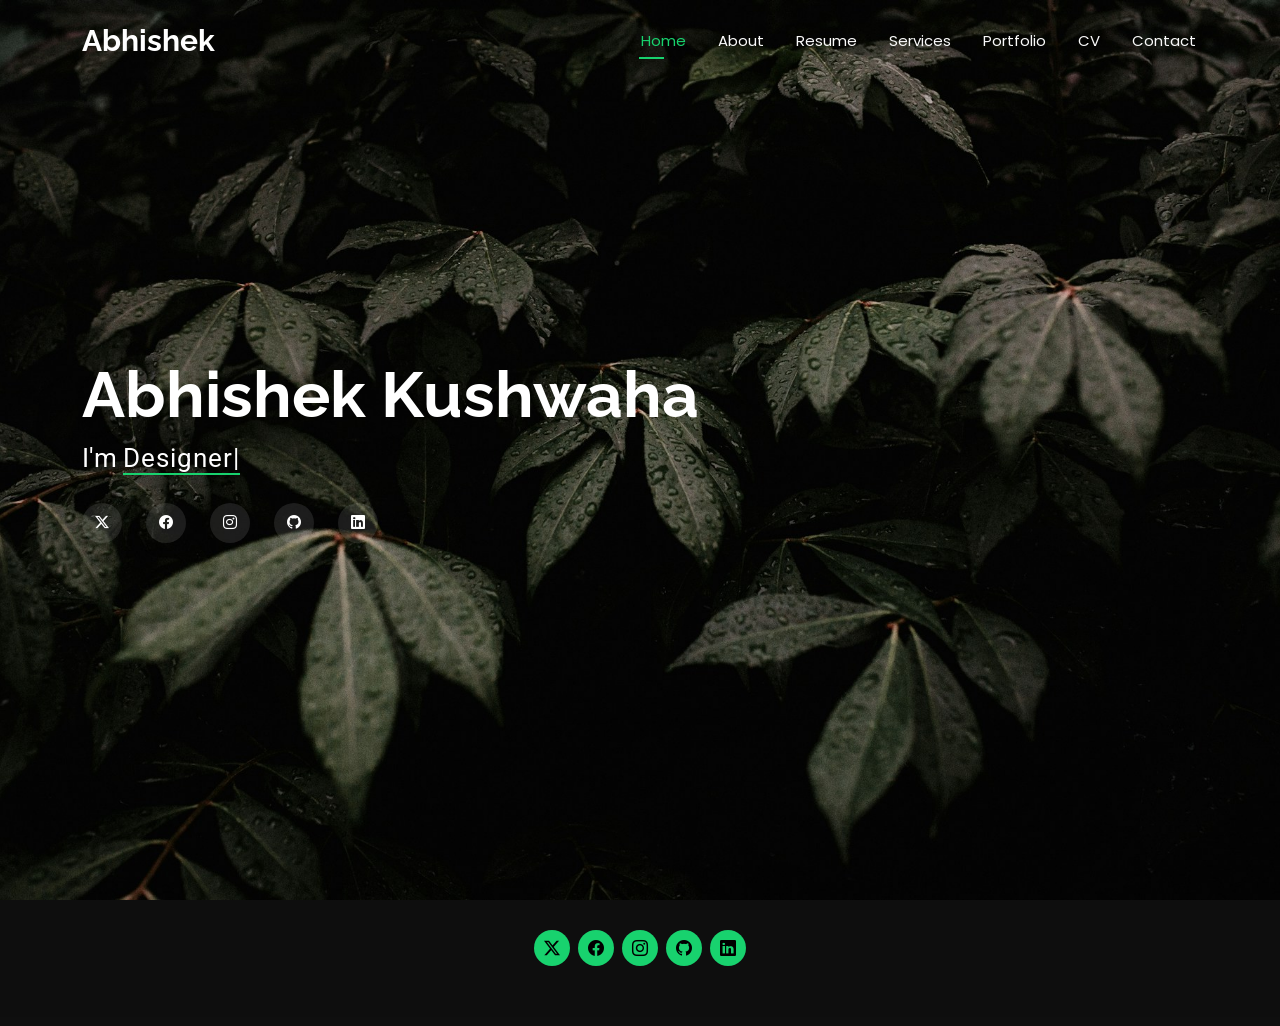
<file: index.html>
<!DOCTYPE html>
<html lang="en">

<head>
  <meta charset="utf-8">
  <meta content="width=device-width, initial-scale=1.0" name="viewport">
  <title>My Portfolio</title>
  <meta name="description" content="">
  <meta name="keywords" content="">

  <!-- Favicons -->
  <link href="assets/img/favicon.png" rel="icon">
  <link href="assets/img/apple-touch-icon.png" rel="apple-touch-icon">

  <!-- Fonts -->
  <link href="https://fonts.googleapis.com" rel="preconnect">
  <link href="https://fonts.gstatic.com" rel="preconnect" crossorigin>
  <link href="https://fonts.googleapis.com/css2?family=Roboto:ital,wght@0,100;0,300;0,400;0,500;0,700;0,900;1,100;1,300;1,400;1,500;1,700;1,900&family=Poppins:ital,wght@0,100;0,200;0,300;0,400;0,500;0,600;0,700;0,800;0,900;1,100;1,200;1,300;1,400;1,500;1,600;1,700;1,800;1,900&family=Raleway:ital,wght@0,100;0,200;0,300;0,400;0,500;0,600;0,700;0,800;0,900;1,100;1,200;1,300;1,400;1,500;1,600;1,700;1,800;1,900&display=swap" rel="stylesheet">

  <!-- Vendor CSS Files -->
  <link href="assets/vendor/bootstrap/css/bootstrap.min.css" rel="stylesheet">
  <link href="assets/vendor/bootstrap-icons/bootstrap-icons.css" rel="stylesheet">
  <link href="assets/vendor/aos/aos.css" rel="stylesheet">
  <link href="assets/vendor/swiper/swiper-bundle.min.css" rel="stylesheet">
  <link href="assets/vendor/glightbox/css/glightbox.min.css" rel="stylesheet">

  <!-- Main CSS File -->
  <link href="assets/css/main.css" rel="stylesheet">

</head>

<body class="index-page">

  <header id="header" class="header d-flex align-items-center fixed-top">
    <div class="container-fluid container-xl position-relative d-flex align-items-center justify-content-between">

      <a href="index.html" class="logo d-flex align-items-center">
        <!-- Uncomment the line below if you also wish to use an image logo -->
        <!-- <img src="assets/img/logo.png" alt=""> -->
        <h1 class="sitename">Abhishek</h1>
      </a>

      <nav id="navmenu" class="navmenu">
        <ul>
          <li><a href="index.html" class="active">Home</a></li>
          <li><a href="about.html">About</a></li>
          <li><a href="resume.html">Resume</a></li>
          <li><a href="services.html">Services</a></li>
          <li><a href="portfolio.html">Portfolio</a></li>
          <li><a href="cv.pdf">CV</a></li>
          <li><a href="contact.html">Contact</a></li>
        </ul>
        <i class="mobile-nav-toggle d-xl-none bi bi-list"></i>
      </nav>

    </div>
  </header>

  <main class="main">

    <!-- Hero Section -->
    <section id="hero" class="hero section dark-background">

      <img src="assets/img/hero-bg.jpg" alt="" data-aos="fade-in">

      <div class="container" data-aos="zoom-out" data-aos-delay="100">
        <h2>Abhishek Kushwaha</h2>
        <p>I'm <span class="typed" data-typed-items="Designer, Developer, Freelancer">Designer</span><span class="typed-cursor typed-cursor--blink"></span></p>
        <div class="social-links">
          <a href="https://x.com/idid__911"><i class="bi bi-twitter-x"></i></a>
          <a href="https://www.facebook.com/profile.php?id=100042200569487"><i class="bi bi-facebook"></i></a>
          <a href="https://www.instagram.com/idid_._911/"><i class="bi bi-instagram"></i></a>
          <a href="https://github.com/Abhishek9589"><i class="bi bi-github"></i></a>
          <a href="https://www.linkedin.com/in/abhishekkushwaha9589"><i class="bi bi-linkedin"></i></a>
        </div>
      </div>

    </section><!-- /Hero Section -->

  </main>

  <footer id="footer" class="footer dark-background">
    <div class="container">
      <div class="social-links d-flex justify-content-center">
        <a href="https://x.com/idid__911"><i class="bi bi-twitter-x"></i></a>
        <a href="https://www.facebook.com/profile.php?id=100042200569487"><i class="bi bi-facebook"></i></a>
        <a href="https://www.instagram.com/idid_._911/"><i class="bi bi-instagram"></i></a>
        <a href="https://github.com/Abhishek9589"><i class="bi bi-github"></i></a>
        <a href="https://www.linkedin.com/in/abhishekkushwaha9589"><i class="bi bi-linkedin"></i></a>
      </div>
    </div>
  </footer>

  <!-- Scroll Top -->
  <a href="#" id="scroll-top" class="scroll-top d-flex align-items-center justify-content-center"><i class="bi bi-arrow-up-short"></i></a>

  <!-- Preloader -->
  <div id="preloader"></div>

  <!-- Vendor JS Files -->
  <script src="assets/vendor/bootstrap/js/bootstrap.bundle.min.js"></script>
  <script src="assets/vendor/php-email-form/validate.js"></script>
  <script src="assets/vendor/aos/aos.js"></script>
  <script src="assets/vendor/typed.js/typed.umd.js"></script>
  <script src="assets/vendor/purecounter/purecounter_vanilla.js"></script>
  <script src="assets/vendor/waypoints/noframework.waypoints.js"></script>
  <script src="assets/vendor/swiper/swiper-bundle.min.js"></script>
  <script src="assets/vendor/glightbox/js/glightbox.min.js"></script>
  <script src="assets/vendor/imagesloaded/imagesloaded.pkgd.min.js"></script>
  <script src="assets/vendor/isotope-layout/isotope.pkgd.min.js"></script>

  <!-- Main JS File -->
  <script src="assets/js/main.js"></script>

</body>

</html>
</file>
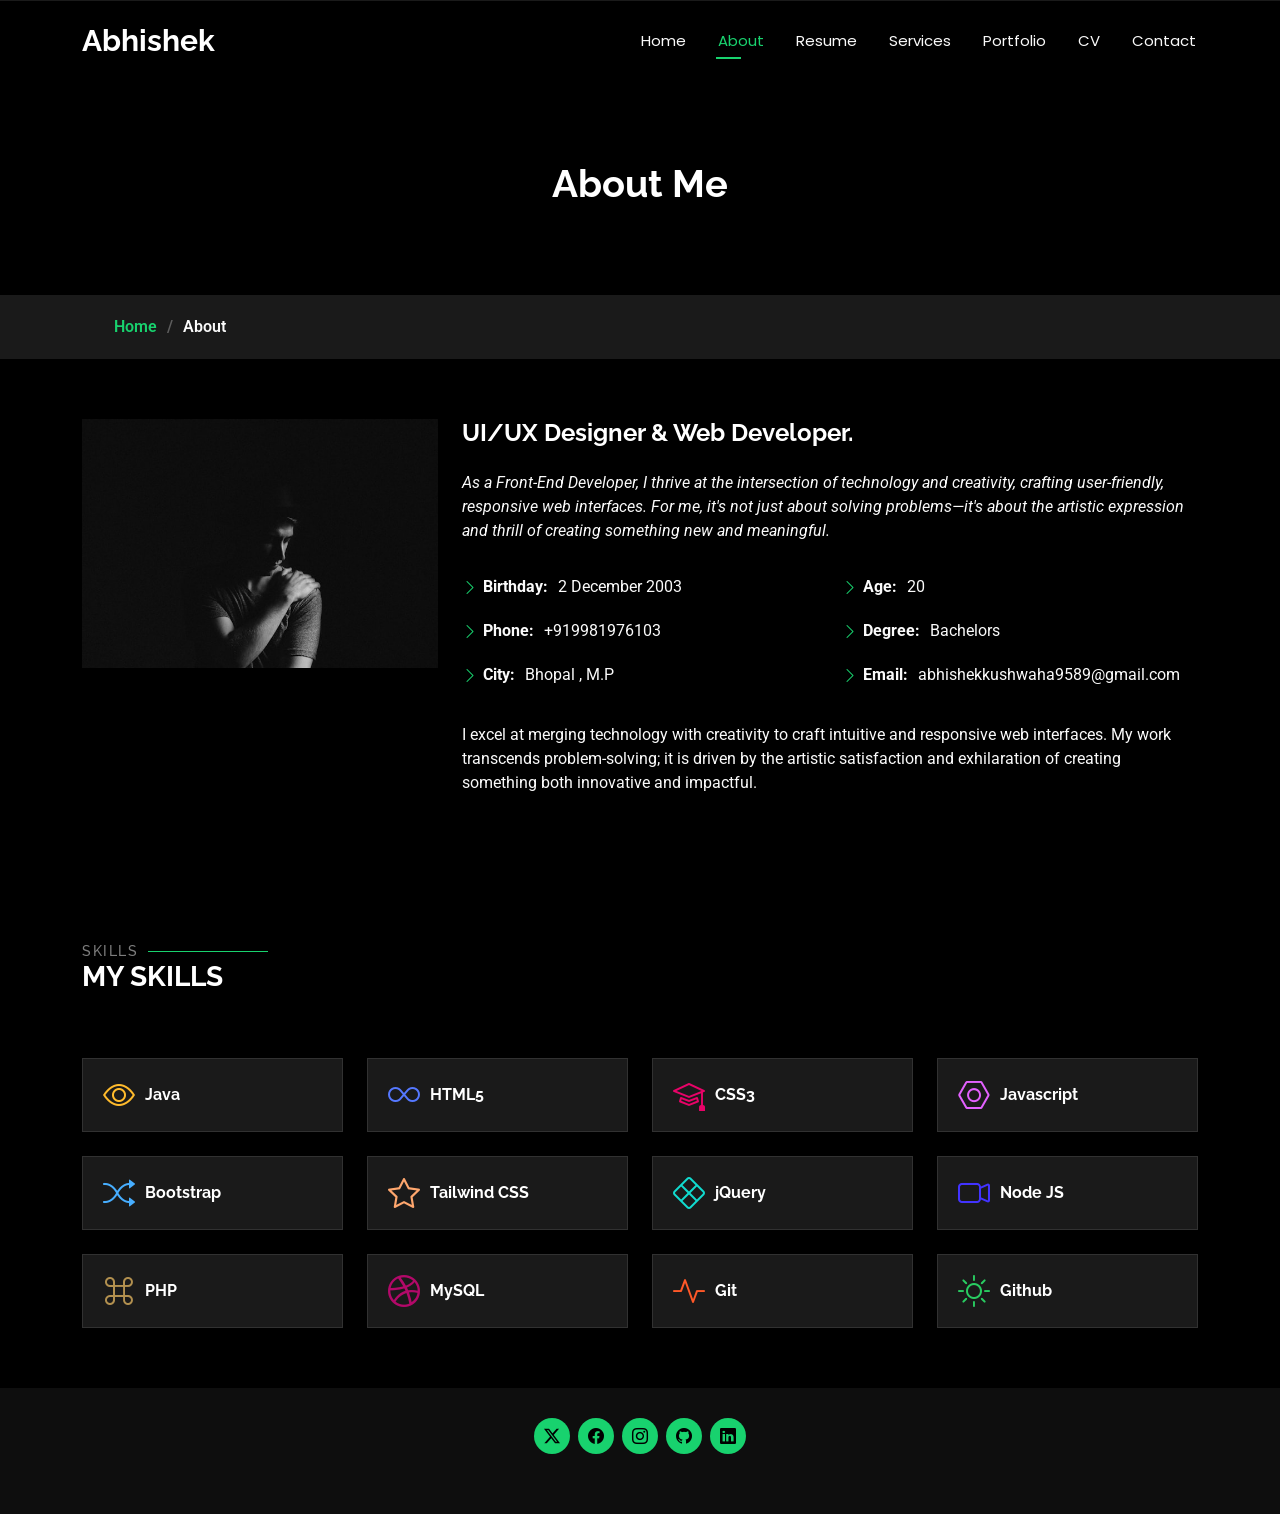
<file: about.html>
<!DOCTYPE html>
<html lang="en">

<head>
  <meta charset="utf-8">
  <meta content="width=device-width, initial-scale=1.0" name="viewport">
  <title>My Portfolio</title>
  <meta name="description" content="">
  <meta name="keywords" content="">

  <!-- Favicons -->
  <link href="assets/img/favicon.png" rel="icon">
  <link href="assets/img/apple-touch-icon.png" rel="apple-touch-icon">

  <!-- Fonts -->
  <link href="https://fonts.googleapis.com" rel="preconnect">
  <link href="https://fonts.gstatic.com" rel="preconnect" crossorigin>
  <link href="https://fonts.googleapis.com/css2?family=Roboto:ital,wght@0,100;0,300;0,400;0,500;0,700;0,900;1,100;1,300;1,400;1,500;1,700;1,900&family=Poppins:ital,wght@0,100;0,200;0,300;0,400;0,500;0,600;0,700;0,800;0,900;1,100;1,200;1,300;1,400;1,500;1,600;1,700;1,800;1,900&family=Raleway:ital,wght@0,100;0,200;0,300;0,400;0,500;0,600;0,700;0,800;0,900;1,100;1,200;1,300;1,400;1,500;1,600;1,700;1,800;1,900&display=swap" rel="stylesheet">

  <!-- Vendor CSS Files -->
  <link href="assets/vendor/bootstrap/css/bootstrap.min.css" rel="stylesheet">
  <link href="assets/vendor/bootstrap-icons/bootstrap-icons.css" rel="stylesheet">
  <link href="assets/vendor/aos/aos.css" rel="stylesheet">
  <link href="assets/vendor/swiper/swiper-bundle.min.css" rel="stylesheet">
  <link href="assets/vendor/glightbox/css/glightbox.min.css" rel="stylesheet">

  <!-- Main CSS File -->
  <link href="assets/css/main.css" rel="stylesheet">

</head>

<body class="about-page">

  <header id="header" class="header d-flex align-items-center fixed-top">
    <div class="container-fluid container-xl position-relative d-flex align-items-center justify-content-between">

      <a href="index.html" class="logo d-flex align-items-center">
        <!-- Uncomment the line below if you also wish to use an image logo -->
        <!-- <img src="assets/img/logo.png" alt=""> -->
        <h1 class="sitename">Abhishek</h1>
      </a>

      <nav id="navmenu" class="navmenu">
        <ul>
          <li><a href="index.html" >Home</a></li>
          <li><a href="about.html" class="active">About</a></li>
          <li><a href="resume.html">Resume</a></li>
          <li><a href="services.html">Services</a></li>
          <li><a href="portfolio.html">Portfolio</a></li>
          <li><a href="cv.pdf">CV</a></li>
          <li><a href="contact.html">Contact</a></li>
        </ul>
        <i class="mobile-nav-toggle d-xl-none bi bi-list"></i>
      </nav>

    </div>
  </header>

  <main class="main">

    <!-- Page Title -->
    <div class="page-title" data-aos="fade">
      <div class="heading">
        <div class="container">
          <div class="row d-flex justify-content-center text-center">
            <div class="col-lg-8">
              <h1>About Me</h1>
            </div>
          </div>
        </div>
      </div>
      <nav class="breadcrumbs">
        <div class="container">
          <ol>
            <li><a href="index.html">Home</a></li>
            <li class="current">About</li>
          </ol>
        </div>
      </nav>
    </div><!-- End Page Title -->

    <!-- About Section -->
    <section id="about" class="about section">

      <div class="container" data-aos="fade-up" data-aos-delay="100">

        <div class="row gy-4 justify-content-center">
          <div class="col-lg-4">
            <img src="assets/img/profile-img.jpg" class="img-fluid" alt="">
          </div>
          <div class="col-lg-8 content">
            <h2>UI/UX Designer &amp; Web Developer.</h2>
            <p class="fst-italic py-3">
              As a Front-End Developer, I thrive at the intersection of technology and creativity, crafting user-friendly, responsive web interfaces. For me, it's not just about solving problems—it's about the artistic expression and thrill of creating something new and meaningful.
            </p>
            <div class="row">
              <div class="col-lg-6">
                <ul>
                  <li><i class="bi bi-chevron-right"></i> <strong>Birthday:</strong> <span> 2 December 2003</span></li>
                  <li><i class="bi bi-chevron-right"></i> <strong>Phone:</strong> <span>+919981976103</span></li>
                  <li><i class="bi bi-chevron-right"></i> <strong>City:</strong> <span>Bhopal , M.P</span></li>
                </ul>
              </div>
              <div class="col-lg-6">
                <ul>
                  <li><i class="bi bi-chevron-right"></i> <strong>Age:</strong> <span>20</span></li>
                  <li><i class="bi bi-chevron-right"></i> <strong>Degree:</strong> <span>Bachelors</span></li>
                  <li><i class="bi bi-chevron-right"></i> <strong>Email:</strong> <span>abhishekkushwaha9589@gmail.com</span></li>
                </ul>
              </div>
            </div>
            <p class="py-3">
              I excel at merging technology with creativity to craft intuitive and responsive web interfaces. My work transcends problem-solving; it is driven by the artistic satisfaction and exhilaration of creating something both innovative and impactful.
            </p>
          </div>
        </div>

      </div>

    </section><!-- /About Section -->

    <!-- Interests Section -->
    <section id="interests" class="interests section">

      <!-- Section Title -->
      <div class="container section-title" data-aos="fade-up">
        <h2>Skills</h2>
        <div><span>My</span> <span class="description-title">Skills</span></div>
      </div><!-- End Section Title -->

      <div class="container">

        <div class="row gy-4">

          <div class="col-lg-3 col-md-4" data-aos="fade-up" data-aos-delay="100">
            <div class="features-item">
              <i class="bi bi-eye" style="color: #ffbb2c;"></i>
              <h3><a href="" class="stretched-link">Java</a></h3>
            </div>
          </div><!-- End Feature Item -->

          <div class="col-lg-3 col-md-4" data-aos="fade-up" data-aos-delay="200">
            <div class="features-item">
              <i class="bi bi-infinity" style="color: #5578ff;"></i>
              <h3><a href="" class="stretched-link">HTML5</a></h3>
            </div>
          </div><!-- End Feature Item -->

          <div class="col-lg-3 col-md-4" data-aos="fade-up" data-aos-delay="300">
            <div class="features-item">
              <i class="bi bi-mortarboard" style="color: #e80368;"></i>
              <h3><a href="" class="stretched-link"> CSS3</a></h3>
            </div>
          </div><!-- End Feature Item -->

          <div class="col-lg-3 col-md-4" data-aos="fade-up" data-aos-delay="400">
            <div class="features-item">
              <i class="bi bi-nut" style="color: #e361ff;"></i>
              <h3><a href="" class="stretched-link"> Javascript</a></h3>
            </div>
          </div><!-- End Feature Item -->

          <div class="col-lg-3 col-md-4" data-aos="fade-up" data-aos-delay="500">
            <div class="features-item">
              <i class="bi bi-shuffle" style="color: #47aeff;"></i>
              <h3><a href="" class="stretched-link">Bootstrap</a></h3>
            </div>
          </div><!-- End Feature Item -->

          <div class="col-lg-3 col-md-4" data-aos="fade-up" data-aos-delay="600">
            <div class="features-item">
              <i class="bi bi-star" style="color: #ffa76e;"></i>
              <h3><a href="" class="stretched-link">Tailwind CSS</a></h3>
            </div>
          </div><!-- End Feature Item -->

          <div class="col-lg-3 col-md-4" data-aos="fade-up" data-aos-delay="700">
            <div class="features-item">
              <i class="bi bi-x-diamond" style="color: #11dbcf;"></i>
              <h3><a href="" class="stretched-link">jQuery</a></h3>
            </div>
          </div><!-- End Feature Item -->

          <div class="col-lg-3 col-md-4" data-aos="fade-up" data-aos-delay="800">
            <div class="features-item">
              <i class="bi bi-camera-video" style="color: #4233ff;"></i>
              <h3><a href="" class="stretched-link">Node JS</a></h3>
            </div>
          </div><!-- End Feature Item -->

          <div class="col-lg-3 col-md-4" data-aos="fade-up" data-aos-delay="900">
            <div class="features-item">
              <i class="bi bi-command" style="color: #b2904f;"></i>
              <h3><a href="" class="stretched-link">PHP</a></h3>
            </div>
          </div><!-- End Feature Item -->

          <div class="col-lg-3 col-md-4" data-aos="fade-up" data-aos-delay="1000">
            <div class="features-item">
              <i class="bi bi-dribbble" style="color: #b20969;"></i>
              <h3><a href="" class="stretched-link">MySQL</a></h3>
            </div>
          </div><!-- End Feature Item -->

          <div class="col-lg-3 col-md-4" data-aos="fade-up" data-aos-delay="1100">
            <div class="features-item">
              <i class="bi bi-activity" style="color: #ff5828;"></i>
              <h3><a href="" class="stretched-link">Git</a></h3>
            </div>
          </div><!-- End Feature Item -->

          <div class="col-lg-3 col-md-4" data-aos="fade-up" data-aos-delay="1200">
            <div class="features-item">
              <i class="bi bi-brightness-high" style="color: #29cc61;"></i>
              <h3><a href="" class="stretched-link">Github</a></h3>
            </div>
          </div><!-- End Feature Item -->

        </div>

      </div>

    </section><!-- /Interests Section -->

  </main>

  <footer id="footer" class="footer dark-background">
    <div class="container">
      <div class="social-links d-flex justify-content-center">
        <a href="https://x.com/idid__911"><i class="bi bi-twitter-x"></i></a>
        <a href="https://www.facebook.com/profile.php?id=100042200569487"><i class="bi bi-facebook"></i></a>
        <a href="https://www.instagram.com/idid_._911/"><i class="bi bi-instagram"></i></a>
        <a href="https://github.com/Abhishek9589"><i class="bi bi-github"></i></a>
        <a href="https://www.linkedin.com/in/abhishekkushwaha9589"><i class="bi bi-linkedin"></i></a>
      </div>
    </div>
  </footer>

  <!-- Scroll Top -->
  <a href="#" id="scroll-top" class="scroll-top d-flex align-items-center justify-content-center"><i class="bi bi-arrow-up-short"></i></a>

  <!-- Preloader -->
  <div id="preloader"></div>

  <!-- Vendor JS Files -->
  <script src="assets/vendor/bootstrap/js/bootstrap.bundle.min.js"></script>
  <script src="assets/vendor/php-email-form/validate.js"></script>
  <script src="assets/vendor/aos/aos.js"></script>
  <script src="assets/vendor/typed.js/typed.umd.js"></script>
  <script src="assets/vendor/purecounter/purecounter_vanilla.js"></script>
  <script src="assets/vendor/waypoints/noframework.waypoints.js"></script>
  <script src="assets/vendor/swiper/swiper-bundle.min.js"></script>
  <script src="assets/vendor/glightbox/js/glightbox.min.js"></script>
  <script src="assets/vendor/imagesloaded/imagesloaded.pkgd.min.js"></script>
  <script src="assets/vendor/isotope-layout/isotope.pkgd.min.js"></script>

  <!-- Main JS File -->
  <script src="assets/js/main.js"></script>

</body>

</html>
</file>
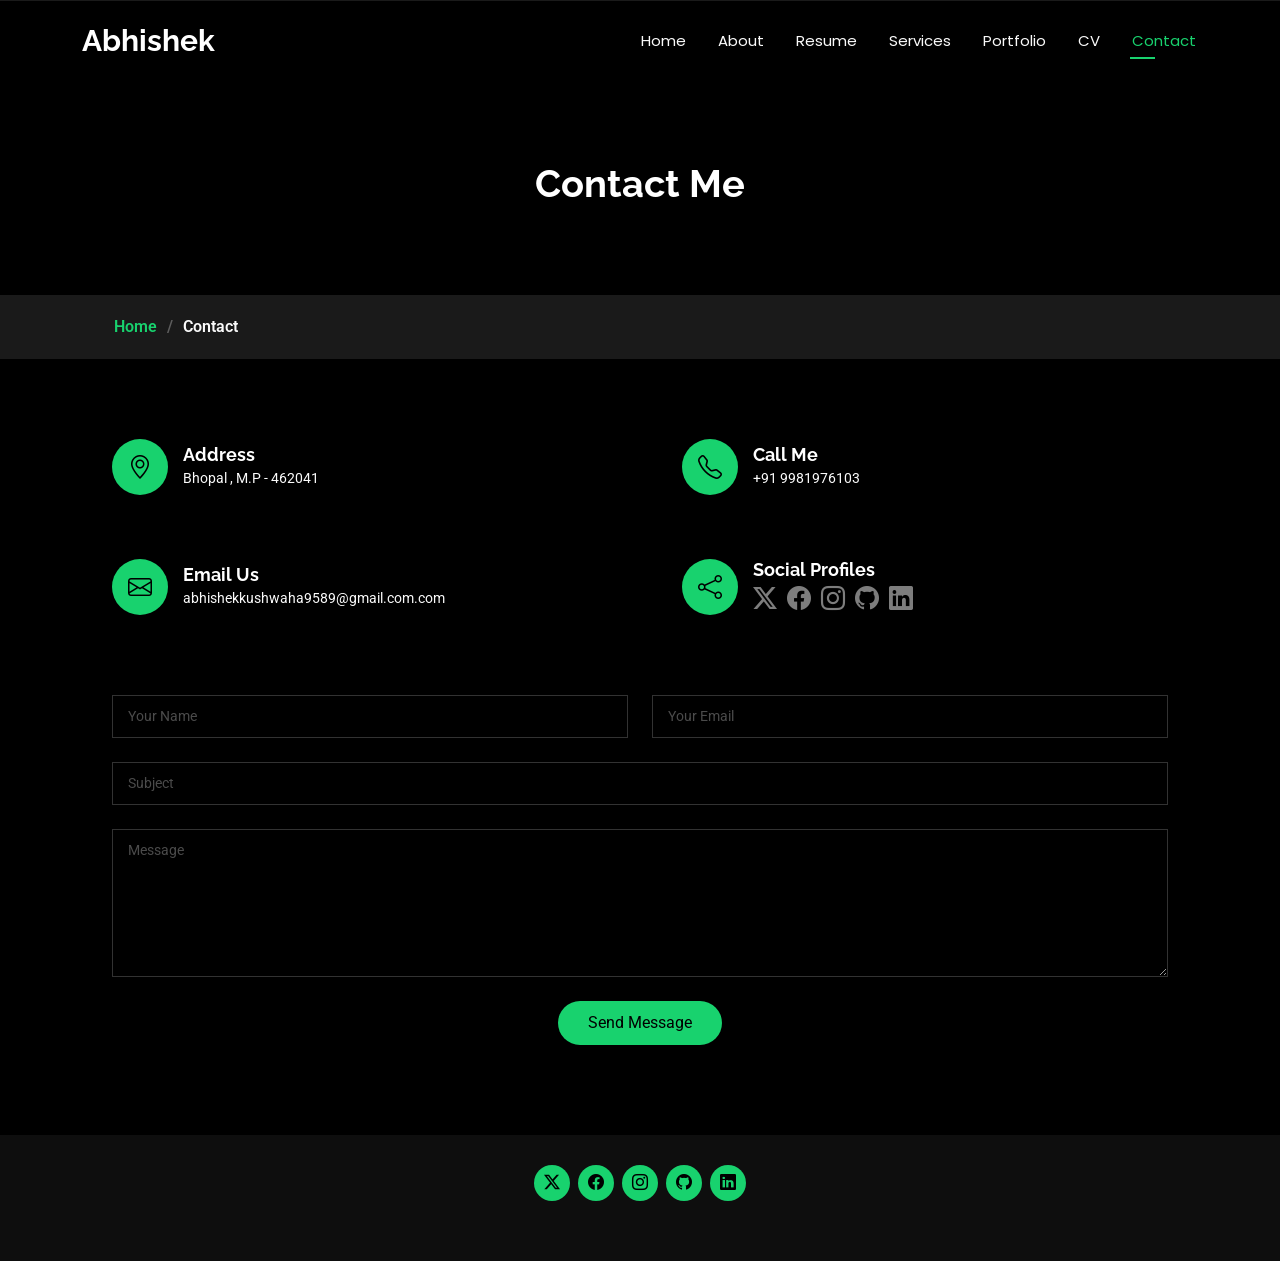
<file: contact.html>
<!DOCTYPE html>
<html lang="en">

<head>
  <meta charset="utf-8">
  <meta content="width=device-width, initial-scale=1.0" name="viewport">
  <title>My Portfolio</title>
  <meta name="description" content="">
  <meta name="keywords" content="">

  <!-- Favicons -->
  <link href="assets/img/favicon.png" rel="icon">
  <link href="assets/img/apple-touch-icon.png" rel="apple-touch-icon">

  <!-- Fonts -->
  <link href="https://fonts.googleapis.com" rel="preconnect">
  <link href="https://fonts.gstatic.com" rel="preconnect" crossorigin>
  <link href="https://fonts.googleapis.com/css2?family=Roboto:ital,wght@0,100;0,300;0,400;0,500;0,700;0,900;1,100;1,300;1,400;1,500;1,700;1,900&family=Poppins:ital,wght@0,100;0,200;0,300;0,400;0,500;0,600;0,700;0,800;0,900;1,100;1,200;1,300;1,400;1,500;1,600;1,700;1,800;1,900&family=Raleway:ital,wght@0,100;0,200;0,300;0,400;0,500;0,600;0,700;0,800;0,900;1,100;1,200;1,300;1,400;1,500;1,600;1,700;1,800;1,900&display=swap" rel="stylesheet">

  <!-- Vendor CSS Files -->
  <link href="assets/vendor/bootstrap/css/bootstrap.min.css" rel="stylesheet">
  <link href="assets/vendor/bootstrap-icons/bootstrap-icons.css" rel="stylesheet">
  <link href="assets/vendor/aos/aos.css" rel="stylesheet">
  <link href="assets/vendor/swiper/swiper-bundle.min.css" rel="stylesheet">
  <link href="assets/vendor/glightbox/css/glightbox.min.css" rel="stylesheet">

  <!-- Main CSS File -->
  <link href="assets/css/main.css" rel="stylesheet">

</head>

<body class="contact-page">

  <header id="header" class="header d-flex align-items-center fixed-top">
    <div class="container-fluid container-xl position-relative d-flex align-items-center justify-content-between">

      <a href="index.html" class="logo d-flex align-items-center">
        <!-- Uncomment the line below if you also wish to use an image logo -->
        <!-- <img src="assets/img/logo.png" alt=""> -->
        <h1 class="sitename">Abhishek</h1>
      </a>

      <nav id="navmenu" class="navmenu">
        <ul>
          <li><a href="index.html" >Home</a></li>
          <li><a href="about.html" >About</a></li>
          <li><a href="resume.html">Resume</a></li>
          <li><a href="services.html">Services</a></li>
          <li><a href="portfolio.html">Portfolio</a></li>
          <li><a href="cv.pdf">CV</a></li>
          <li><a href="contact.html" class="active">Contact</a></li>
        </ul>
        <i class="mobile-nav-toggle d-xl-none bi bi-list"></i>
      </nav>

    </div>
  </header>

  <main class="main">

    <!-- Page Title -->
    <div class="page-title" data-aos="fade">
      <div class="heading">
        <div class="container">
          <div class="row d-flex justify-content-center text-center">
            <div class="col-lg-8">
              <h1>Contact Me</h1>
            </div>
          </div>
        </div>
      </div>
      <nav class="breadcrumbs">
        <div class="container">
          <ol>
            <li><a href="index.html">Home</a></li>
            <li class="current">Contact</li>
          </ol>
        </div>
      </nav>
    </div><!-- End Page Title -->

    <!-- Contact Section -->
    <section id="contact" class="contact section">

      <div class="container" data-aos="fade-up" data-aos-delay="100">

        <div class="row gy-4">

          <div class="col-md-6">
            <div class="info-item d-flex align-items-center" data-aos="fade-up" data-aos-delay="200">
              <i class="icon bi bi-geo-alt flex-shrink-0"></i>
              <div>
                <h3>Address</h3>
                <p>Bhopal , M.P - 462041</p>
              </div>
            </div>
          </div><!-- End Info Item -->

          <div class="col-md-6">
            <div class="info-item d-flex align-items-center" data-aos="fade-up" data-aos-delay="300">
              <i class="icon bi bi-telephone flex-shrink-0"></i>
              <div>
                <h3>Call Me</h3>
                <p>+91 9981976103</p>
              </div>
            </div>
          </div><!-- End Info Item -->

          <div class="col-md-6">
            <div class="info-item d-flex align-items-center" data-aos="fade-up" data-aos-delay="400">
              <i class="icon bi bi-envelope flex-shrink-0"></i>
              <div>
                <h3>Email Us</h3>
                <p>abhishekkushwaha9589@gmail.com.com</p>
              </div>
            </div>
          </div><!-- End Info Item -->

          <div class="col-md-6">
            <div class="info-item d-flex align-items-center" data-aos="fade-up" data-aos-delay="500">
              <i class="icon bi bi-share flex-shrink-0"></i>
              <div>
                <h3>Social Profiles</h3>
                <div class="social-links">
                  <a href="https://x.com/idid__911"><i class="bi bi-twitter-x"></i></a>
                  <a href="https://www.facebook.com/profile.php?id=100042200569487"><i class="bi bi-facebook"></i></a>
                  <a href="https://www.instagram.com/idid_._911/"><i class="bi bi-instagram"></i></a>
                  <a href="https://github.com/Abhishek9589"><i class="bi bi-github"></i></a>
                  <a href="https://www.linkedin.com/in/abhishekkushwaha9589"><i class="bi bi-linkedin"></i></a>
                </div>
              </div>
            </div>
          </div><!-- End Info Item -->

        </div>

        <form action="https://formspree.io/f/mgvwddzl" method="POST" class="php-email-form" data-aos="fade-up" data-aos-delay="600">
          <div class="row gy-4">

            <div class="col-md-6">
              <input type="text" name="name" class="form-control" placeholder="Your Name" required="">
            </div>

            <div class="col-md-6 ">
              <input type="email" class="form-control" name="email" placeholder="Your Email" required="">
            </div>

            <div class="col-md-12">
              <input type="text" class="form-control" name="subject" placeholder="Subject" required="">
            </div>

            <div class="col-md-12">
              <textarea class="form-control" name="message" rows="6" placeholder="Message" required=""></textarea>
            </div>

            <div class="col-md-12 text-center">
              <div class="loading">Loading</div>
              <div class="error-message"></div>
              <div class="sent-message">Your message has been sent. Thank you!</div>

              <button type="submit">Send Message</button>
            </div>

          </div>
        </form><!-- End Contact Form -->

      </div>

    </section><!-- /Contact Section -->

  </main>

  <footer id="footer" class="footer dark-background">
    <div class="container">
      <div class="social-links d-flex justify-content-center">
        <a href="https://x.com/idid__911"><i class="bi bi-twitter-x"></i></a>
        <a href="https://www.facebook.com/profile.php?id=100042200569487"><i class="bi bi-facebook"></i></a>
        <a href="https://www.instagram.com/idid_._911/"><i class="bi bi-instagram"></i></a>
        <a href="https://github.com/Abhishek9589"><i class="bi bi-github"></i></a>
        <a href="https://www.linkedin.com/in/abhishekkushwaha9589"><i class="bi bi-linkedin"></i></a>
      </div>
    </div>
  </footer>

  <!-- Scroll Top -->
  <a href="#" id="scroll-top" class="scroll-top d-flex align-items-center justify-content-center"><i class="bi bi-arrow-up-short"></i></a>

  <!-- Preloader -->
  <div id="preloader"></div>

  <!-- Vendor JS Files -->
  <script src="assets/vendor/bootstrap/js/bootstrap.bundle.min.js"></script>
  <script src="assets/vendor/php-email-form/validate.js"></script>
  <script src="assets/vendor/aos/aos.js"></script>
  <script src="assets/vendor/typed.js/typed.umd.js"></script>
  <script src="assets/vendor/purecounter/purecounter_vanilla.js"></script>
  <script src="assets/vendor/waypoints/noframework.waypoints.js"></script>
  <script src="assets/vendor/swiper/swiper-bundle.min.js"></script>
  <script src="assets/vendor/glightbox/js/glightbox.min.js"></script>
  <script src="assets/vendor/imagesloaded/imagesloaded.pkgd.min.js"></script>
  <script src="assets/vendor/isotope-layout/isotope.pkgd.min.js"></script>

  <!-- Main JS File -->
  <script src="assets/js/main.js"></script>

</body>

</html>
</file>
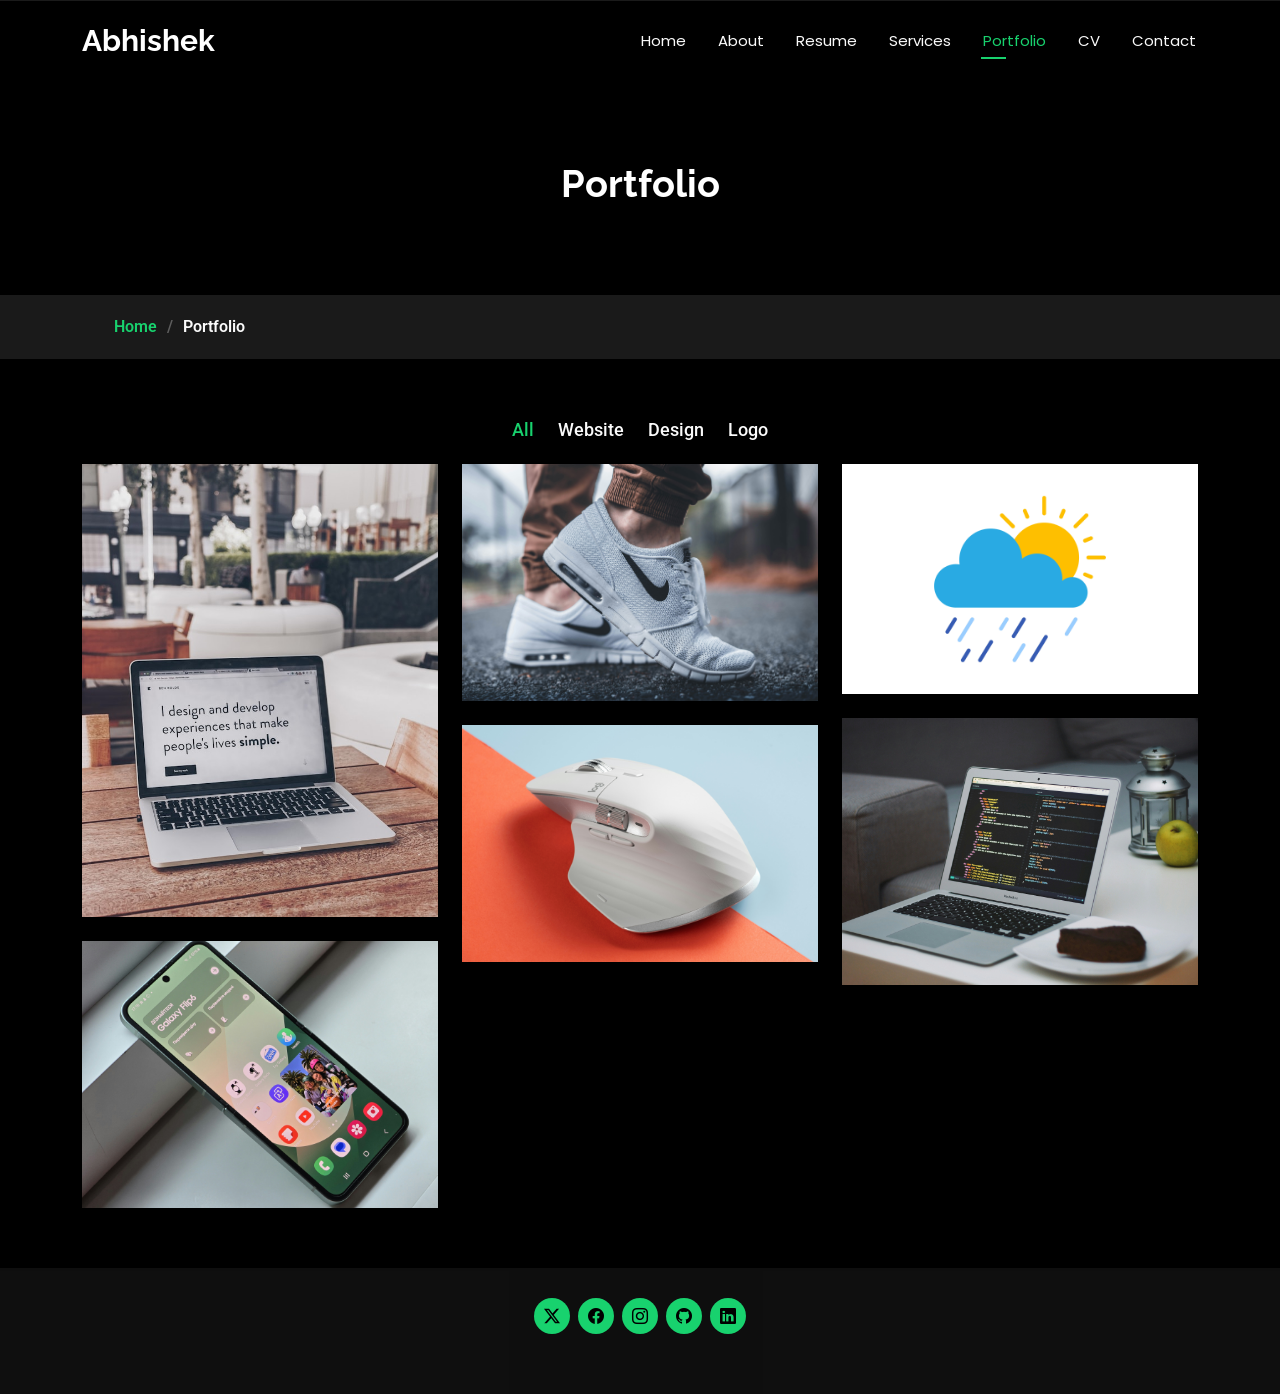
<file: portfolio.html>
<!DOCTYPE html>
<html lang="en">

<head>
  <meta charset="utf-8">
  <meta content="width=device-width, initial-scale=1.0" name="viewport">
  <title>My Portfolio</title>
  <meta name="description" content="">
  <meta name="keywords" content="">

  <!-- Favicons -->
  <link href="assets/img/favicon.png" rel="icon">
  <link href="assets/img/apple-touch-icon.png" rel="apple-touch-icon">

  <!-- Fonts -->
  <link href="https://fonts.googleapis.com" rel="preconnect">
  <link href="https://fonts.gstatic.com" rel="preconnect" crossorigin>
  <link href="https://fonts.googleapis.com/css2?family=Roboto:ital,wght@0,100;0,300;0,400;0,500;0,700;0,900;1,100;1,300;1,400;1,500;1,700;1,900&family=Poppins:ital,wght@0,100;0,200;0,300;0,400;0,500;0,600;0,700;0,800;0,900;1,100;1,200;1,300;1,400;1,500;1,600;1,700;1,800;1,900&family=Raleway:ital,wght@0,100;0,200;0,300;0,400;0,500;0,600;0,700;0,800;0,900;1,100;1,200;1,300;1,400;1,500;1,600;1,700;1,800;1,900&display=swap" rel="stylesheet">

  <!-- Vendor CSS Files -->
  <link href="assets/vendor/bootstrap/css/bootstrap.min.css" rel="stylesheet">
  <link href="assets/vendor/bootstrap-icons/bootstrap-icons.css" rel="stylesheet">
  <link href="assets/vendor/aos/aos.css" rel="stylesheet">
  <link href="assets/vendor/swiper/swiper-bundle.min.css" rel="stylesheet">
  <link href="assets/vendor/glightbox/css/glightbox.min.css" rel="stylesheet">

  <!-- Main CSS File -->
  <link href="assets/css/main.css" rel="stylesheet">

</head>

<body class="portfolio-page">

  <header id="header" class="header d-flex align-items-center fixed-top">
    <div class="container-fluid container-xl position-relative d-flex align-items-center justify-content-between">

      <a href="index.html" class="logo d-flex align-items-center">
        <!-- Uncomment the line below if you also wish to use an image logo -->
        <!-- <img src="assets/img/logo.png" alt=""> -->
        <h1 class="sitename">Abhishek</h1>
      </a>

      <nav id="navmenu" class="navmenu">
        <ul>
          <li><a href="index.html" >Home</a></li>
          <li><a href="about.html">About</a></li>
          <li><a href="resume.html">Resume</a></li>
          <li><a href="services.html">Services</a></li>
          <li><a href="portfolio.html" class="active">Portfolio</a></li>
          <li><a href="cv.pdf">CV</a></li>
          <li><a href="contact.html">Contact</a></li>
        </ul>
        <i class="mobile-nav-toggle d-xl-none bi bi-list"></i>
      </nav>

    </div>
  </header>

  <main class="main">

    <!-- Page Title -->
    <div class="page-title" data-aos="fade">
      <div class="heading">
        <div class="container">
          <div class="row d-flex justify-content-center text-center">
            <div class="col-lg-8">
              <h1>Portfolio</h1>
            </div>
          </div>
        </div>
      </div>
      <nav class="breadcrumbs">
        <div class="container">
          <ol>
            <li><a href="index.html">Home</a></li>
            <li class="current">Portfolio</li>
          </ol>
        </div>
      </nav>
    </div><!-- End Page Title -->

    <!-- Portfolio Section -->
    <section id="portfolio" class="portfolio section">

      <div class="container">

        <div class="isotope-layout" data-default-filter="*" data-layout="masonry" data-sort="original-order">

          <ul class="portfolio-filters isotope-filters" data-aos="fade-up" data-aos-delay="100">
            <li data-filter="*" class="filter-active">All</li>
            <li data-filter=".filter-app">Website</li>
            <li data-filter=".filter-product">Design</li>
            <li data-filter=".filter-branding">Logo</li>
          </ul><!-- End Portfolio Filters -->

          <div class="row gy-4 isotope-container" data-aos="fade-up" data-aos-delay="200">

            <div class="col-lg-4 col-md-6 portfolio-item isotope-item filter-app">
              <div class="portfolio-content h-100">
                <img src="assets/img/portfolio/app-1.jpg" class="img-fluid" alt="">
                <div class="portfolio-info">
                  <h4>Website 1</h4>
                  <p>Coder's Library</p>
                  <a href="assets/img/portfolio/coder's lib.png" title="App 1" data-gallery="portfolio-gallery-app" class="glightbox preview-link"><i class="bi bi-zoom-in"></i></a>
                  <a href="https://abhishek9589.github.io/Coder-s-Library/" title="More Details" class="details-link"><i class="bi bi-link-45deg"></i></a>
                </div>
              </div>
            </div><!-- End Portfolio Item -->

            <div class="col-lg-4 col-md-6 portfolio-item isotope-item filter-product">
              <div class="portfolio-content h-100">
                <img src="assets/img/portfolio/product-1.jpg" class="img-fluid" alt="">
                <div class="portfolio-info">
                  <h4>Design 1</h4>
                  <p>Nike</p>
                  <a href="assets/img/portfolio/Nike.png" title="Product 1" data-gallery="portfolio-gallery-product" class="glightbox preview-link"><i class="bi bi-zoom-in"></i></a>
                  <a href="https://www.figma.com/design/RMOOWNE8AWgKRpyI4aZW7y/Untitled?node-id=0-1&t=Aj5iBZJKyT5Kxwhi-1" title="More Details" class="details-link"><i class="bi bi-link-45deg"></i></a>
                </div>
              </div>
            </div><!-- End Portfolio Item -->

            <div class="col-lg-4 col-md-6 portfolio-item isotope-item filter-branding">
              <div class="portfolio-content h-100">
                <img src="assets/img/portfolio/branding-1.jpg" class="img-fluid" alt="">
                <div class="portfolio-info">
                  <h4>Logo 1</h4>
                  <p>Weather Logo</p>
                  <a href="assets/img/portfolio/weather.png" title="Branding 1" data-gallery="portfolio-gallery-branding" class="glightbox preview-link"><i class="bi bi-zoom-in"></i></a>
                  <a href="https://www.figma.com/design/JpZXSoB8m9gODySHfkNg0o/Glass-Morph?node-id=0-1&t=qjWr9zVXcNci48My-1" title="More Details" class="details-link"><i class="bi bi-link-45deg"></i></a>
                </div>
              </div>
            </div><!-- End Portfolio Item -->

            <div class="col-lg-4 col-md-6 portfolio-item isotope-item filter-app">
              <div class="portfolio-content h-100">
                <img src="assets/img/portfolio/app-2.jpg" class="img-fluid" alt="">
                <div class="portfolio-info">
                  <h4>Website 2</h4>
                  <p>Online Code Editor</p>
                  <a href="assets/img/portfolio/editor.png" title="App 2" data-gallery="portfolio-gallery-app" class="glightbox preview-link"><i class="bi bi-zoom-in"></i></a>
                  <a href="https://abhishek9589.github.io/Editor/" title="More Details" class="details-link"><i class="bi bi-link-45deg"></i></a>
                </div>
              </div>
            </div><!-- End Portfolio Item -->

            <div class="col-lg-4 col-md-6 portfolio-item isotope-item filter-product">
              <div class="portfolio-content h-100">
                <img src="assets/img/portfolio/product-2.jpg" class="img-fluid" alt="">
                <div class="portfolio-info">
                  <h4>Design 2</h4>
                  <p>Logitech</p>
                  <a href="assets/img/portfolio/Logitech.png" title="Product 2" data-gallery="portfolio-gallery-product" class="glightbox preview-link"><i class="bi bi-zoom-in"></i></a>
                  <a href="https://www.figma.com/design/WQvSsczgSOsSqDZ6usGkJD/Untitled?node-id=0-1&t=CTEFdxx0poucHteR-1" title="More Details" class="details-link"><i class="bi bi-link-45deg"></i></a>
                </div>
              </div>
            </div><!-- End Portfolio Item -->

            <div class="col-lg-4 col-md-6 portfolio-item isotope-item filter-product">
              <div class="portfolio-content h-100">
                <img src="assets/img/portfolio/product-3.jpg" class="img-fluid" alt="">
                <div class="portfolio-info">
                  <h4>Design 3</h4>
                  <p>Samsung</p>
                  <a href="assets/img/portfolio/s" title="Product 3" data-gallery="portfolio-gallery-product" class="glightbox preview-link"><i class="bi bi-zoom-in"></i></a>
                  <a href="https://www.figma.com/design/3rP37ZM76B8gdo6cQn6ilA/Untitled?node-id=0-1&t=2L2eOBnNoUft4tVj-1" title="More Details" class="details-link"><i class="bi bi-link-45deg"></i></a>
                </div>
              </div>
            </div><!-- End Portfolio Item -->

          </div><!-- End Portfolio Container -->

        </div>

      </div>

    </section><!-- /Portfolio Section -->

  </main>

  <footer id="footer" class="footer dark-background">
    <div class="container">
      <div class="social-links d-flex justify-content-center">
        <a href="https://x.com/idid__911"><i class="bi bi-twitter-x"></i></a>
        <a href="https://www.facebook.com/profile.php?id=100042200569487"><i class="bi bi-facebook"></i></a>
        <a href="https://www.instagram.com/idid_._911/"><i class="bi bi-instagram"></i></a>
        <a href="https://github.com/Abhishek9589"><i class="bi bi-github"></i></a>
        <a href="https://www.linkedin.com/in/abhishekkushwaha9589"><i class="bi bi-linkedin"></i></a>
      </div>
    </div>
  </footer>

  <!-- Scroll Top -->
  <a href="#" id="scroll-top" class="scroll-top d-flex align-items-center justify-content-center"><i class="bi bi-arrow-up-short"></i></a>

  <!-- Preloader -->
  <div id="preloader"></div>

  <!-- Vendor JS Files -->
  <script src="assets/vendor/bootstrap/js/bootstrap.bundle.min.js"></script>
  <script src="assets/vendor/php-email-form/validate.js"></script>
  <script src="assets/vendor/aos/aos.js"></script>
  <script src="assets/vendor/typed.js/typed.umd.js"></script>
  <script src="assets/vendor/purecounter/purecounter_vanilla.js"></script>
  <script src="assets/vendor/waypoints/noframework.waypoints.js"></script>
  <script src="assets/vendor/swiper/swiper-bundle.min.js"></script>
  <script src="assets/vendor/glightbox/js/glightbox.min.js"></script>
  <script src="assets/vendor/imagesloaded/imagesloaded.pkgd.min.js"></script>
  <script src="assets/vendor/isotope-layout/isotope.pkgd.min.js"></script>

  <!-- Main JS File -->
  <script src="assets/js/main.js"></script>

</body>

</html>
</file>
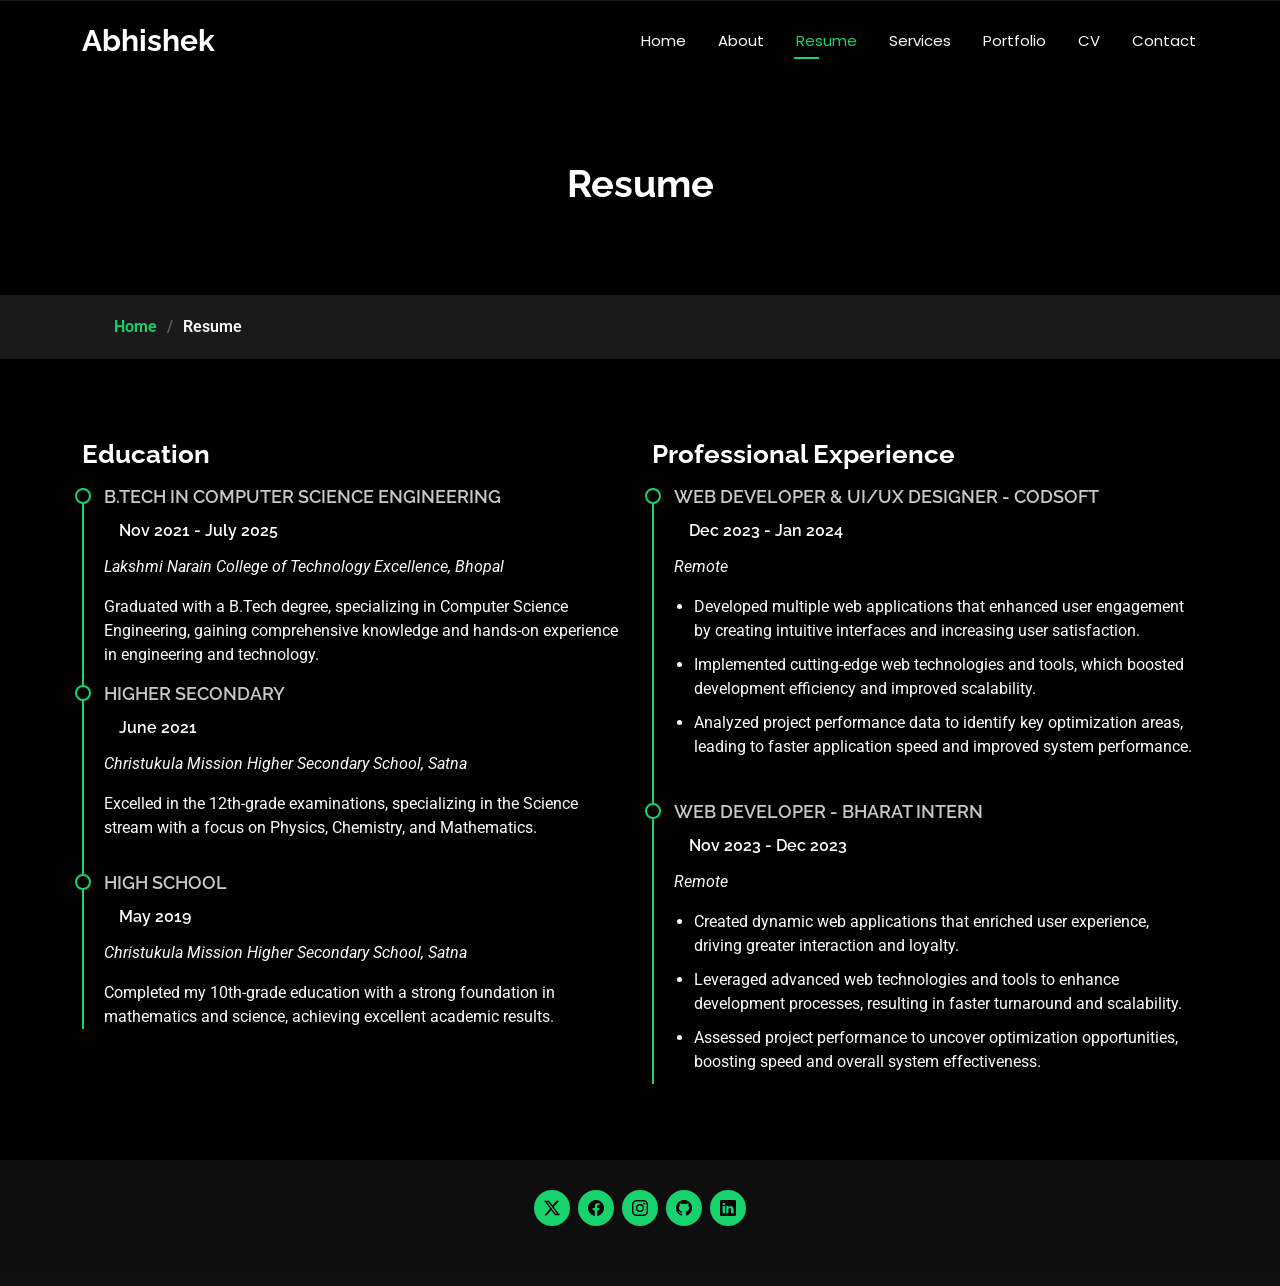
<file: resume.html>
<!DOCTYPE html>
<html lang="en">

<head>
  <meta charset="utf-8">
  <meta content="width=device-width, initial-scale=1.0" name="viewport">
  <title>My Portfolio</title>
  <meta name="description" content="">
  <meta name="keywords" content="">

  <!-- Favicons -->
  <link href="assets/img/favicon.png" rel="icon">
  <link href="assets/img/apple-touch-icon.png" rel="apple-touch-icon">

  <!-- Fonts -->
  <link href="https://fonts.googleapis.com" rel="preconnect">
  <link href="https://fonts.gstatic.com" rel="preconnect" crossorigin>
  <link href="https://fonts.googleapis.com/css2?family=Roboto:ital,wght@0,100;0,300;0,400;0,500;0,700;0,900;1,100;1,300;1,400;1,500;1,700;1,900&family=Poppins:ital,wght@0,100;0,200;0,300;0,400;0,500;0,600;0,700;0,800;0,900;1,100;1,200;1,300;1,400;1,500;1,600;1,700;1,800;1,900&family=Raleway:ital,wght@0,100;0,200;0,300;0,400;0,500;0,600;0,700;0,800;0,900;1,100;1,200;1,300;1,400;1,500;1,600;1,700;1,800;1,900&display=swap" rel="stylesheet">

  <!-- Vendor CSS Files -->
  <link href="assets/vendor/bootstrap/css/bootstrap.min.css" rel="stylesheet">
  <link href="assets/vendor/bootstrap-icons/bootstrap-icons.css" rel="stylesheet">
  <link href="assets/vendor/aos/aos.css" rel="stylesheet">
  <link href="assets/vendor/swiper/swiper-bundle.min.css" rel="stylesheet">
  <link href="assets/vendor/glightbox/css/glightbox.min.css" rel="stylesheet">

  <!-- Main CSS File -->
  <link href="assets/css/main.css" rel="stylesheet">

</head>

<body class="resume-page">

  <header id="header" class="header d-flex align-items-center fixed-top">
    <div class="container-fluid container-xl position-relative d-flex align-items-center justify-content-between">

      <a href="index.html" class="logo d-flex align-items-center">
        <!-- Uncomment the line below if you also wish to use an image logo -->
        <!-- <img src="assets/img/logo.png" alt=""> -->
        <h1 class="sitename">Abhishek</h1>
      </a>

      <nav id="navmenu" class="navmenu">
        <ul>
          <li><a href="index.html" >Home</a></li>
          <li><a href="about.html">About</a></li>
          <li><a href="resume.html" class="active">Resume</a></li>
          <li><a href="services.html">Services</a></li>
          <li><a href="portfolio.html">Portfolio</a></li>
          <li><a href="cv.pdf">CV</a></li>
          <li><a href="contact.html">Contact</a></li>
        </ul>
        <i class="mobile-nav-toggle d-xl-none bi bi-list"></i>
      </nav>

    </div>
  </header>

  <main class="main">

    <!-- Page Title -->
    <div class="page-title" data-aos="fade">
      <div class="heading">
        <div class="container">
          <div class="row d-flex justify-content-center text-center">
            <div class="col-lg-8">
              <h1>Resume</h1>
            </div>
          </div>
        </div>
      </div>
      <nav class="breadcrumbs">
        <div class="container">
          <ol>
            <li><a href="index.html">Home</a></li>
            <li class="current">Resume</li>
          </ol>
        </div>
      </nav>
    </div><!-- End Page Title -->

    <!-- Resume Section -->
    <section id="resume" class="resume section">

      <div class="container">

        <div class="row">

          <div class="col-lg-6" data-aos="fade-up" data-aos-delay="100">

            <h3 class="resume-title">Education</h3>
            <div class="resume-item">
              <h4>B.Tech in Computer Science Engineering</h4>
              <h5>Nov 2021 - July 2025</h5>
              <p><em>Lakshmi Narain College of Technology Excellence, Bhopal</em></p>
              Graduated with a B.Tech degree, specializing in Computer Science Engineering, gaining comprehensive knowledge and hands-on experience in engineering and technology.
            </div><!-- Edn Resume Item -->

            <div class="resume-item">
              <h4>Higher Secondary</h4>
              <h5>June 2021</h5>
              <p><em> Christukula Mission Higher Secondary School, Satna</em></p>
              <p>Excelled in the 12th-grade examinations, specializing in the Science stream with a focus on Physics, Chemistry, and Mathematics.
              </p>
            </div><!-- Edn Resume Item -->

            <div class="resume-item">
              <h4>High School</h4>
              <h5>May 2019</h5>
              <p><em> Christukula Mission Higher Secondary School, Satna</em></p>
              <p>Completed my 10th-grade education with a strong foundation in mathematics and science, achieving excellent academic results.</p>
            </div><!-- Edn Resume Item -->

          </div>

          <div class="col-lg-6" data-aos="fade-up" data-aos-delay="200">
            <h3 class="resume-title">Professional Experience</h3>
            <div class="resume-item">
              <h4>Web Developer & UI/UX Designer - Codsoft</h4>
              <h5>Dec 2023 - Jan 2024</h5>
              <p><em>Remote</em></p>
              <ul>
                <li>Developed multiple web applications that enhanced user engagement by creating intuitive interfaces and increasing user satisfaction.</li>
                <li>Implemented cutting-edge web technologies and tools, which boosted development efficiency and improved scalability.</li>
                <li>Analyzed project performance data to identify key optimization areas, leading to faster application speed and improved system performance.</li>
              </ul>
            </div><!-- Edn Resume Item -->

            <div class="resume-item">
              <h4>Web Developer - Bharat Intern</h4>
              <h5>Nov 2023 - Dec 2023</h5>
              <p><em>Remote</em></p>
              <ul>
                <li>Created dynamic web applications that enriched user experience, driving greater interaction and loyalty.</li>
                <li>Leveraged advanced web technologies and tools to enhance development processes, resulting in faster turnaround and scalability.</li>
                <li>Assessed project performance to uncover optimization opportunities, boosting speed and overall system effectiveness.</li>
              </ul>
            </div><!-- Edn Resume Item -->  

          </div>

        </div>

      </div>

    </section><!-- /Resume Section -->

  </main>

  <footer id="footer" class="footer dark-background">
    <div class="container">
      <div class="social-links d-flex justify-content-center">
        <a href="https://x.com/idid__911"><i class="bi bi-twitter-x"></i></a>
        <a href="https://www.facebook.com/profile.php?id=100042200569487"><i class="bi bi-facebook"></i></a>
        <a href="https://www.instagram.com/idid_._911/"><i class="bi bi-instagram"></i></a>
        <a href="https://github.com/Abhishek9589"><i class="bi bi-github"></i></a>
        <a href="https://www.linkedin.com/in/abhishekkushwaha9589"><i class="bi bi-linkedin"></i></a>
      </div>
    </div>
  </footer>

  <!-- Scroll Top -->
  <a href="#" id="scroll-top" class="scroll-top d-flex align-items-center justify-content-center"><i class="bi bi-arrow-up-short"></i></a>

  <!-- Preloader -->
  <div id="preloader"></div>

  <!-- Vendor JS Files -->
  <script src="assets/vendor/bootstrap/js/bootstrap.bundle.min.js"></script>
  <script src="assets/vendor/php-email-form/validate.js"></script>
  <script src="assets/vendor/aos/aos.js"></script>
  <script src="assets/vendor/typed.js/typed.umd.js"></script>
  <script src="assets/vendor/purecounter/purecounter_vanilla.js"></script>
  <script src="assets/vendor/waypoints/noframework.waypoints.js"></script>
  <script src="assets/vendor/swiper/swiper-bundle.min.js"></script>
  <script src="assets/vendor/glightbox/js/glightbox.min.js"></script>
  <script src="assets/vendor/imagesloaded/imagesloaded.pkgd.min.js"></script>
  <script src="assets/vendor/isotope-layout/isotope.pkgd.min.js"></script>

  <!-- Main JS File -->
  <script src="assets/js/main.js"></script>

</body>

</html>
</file>
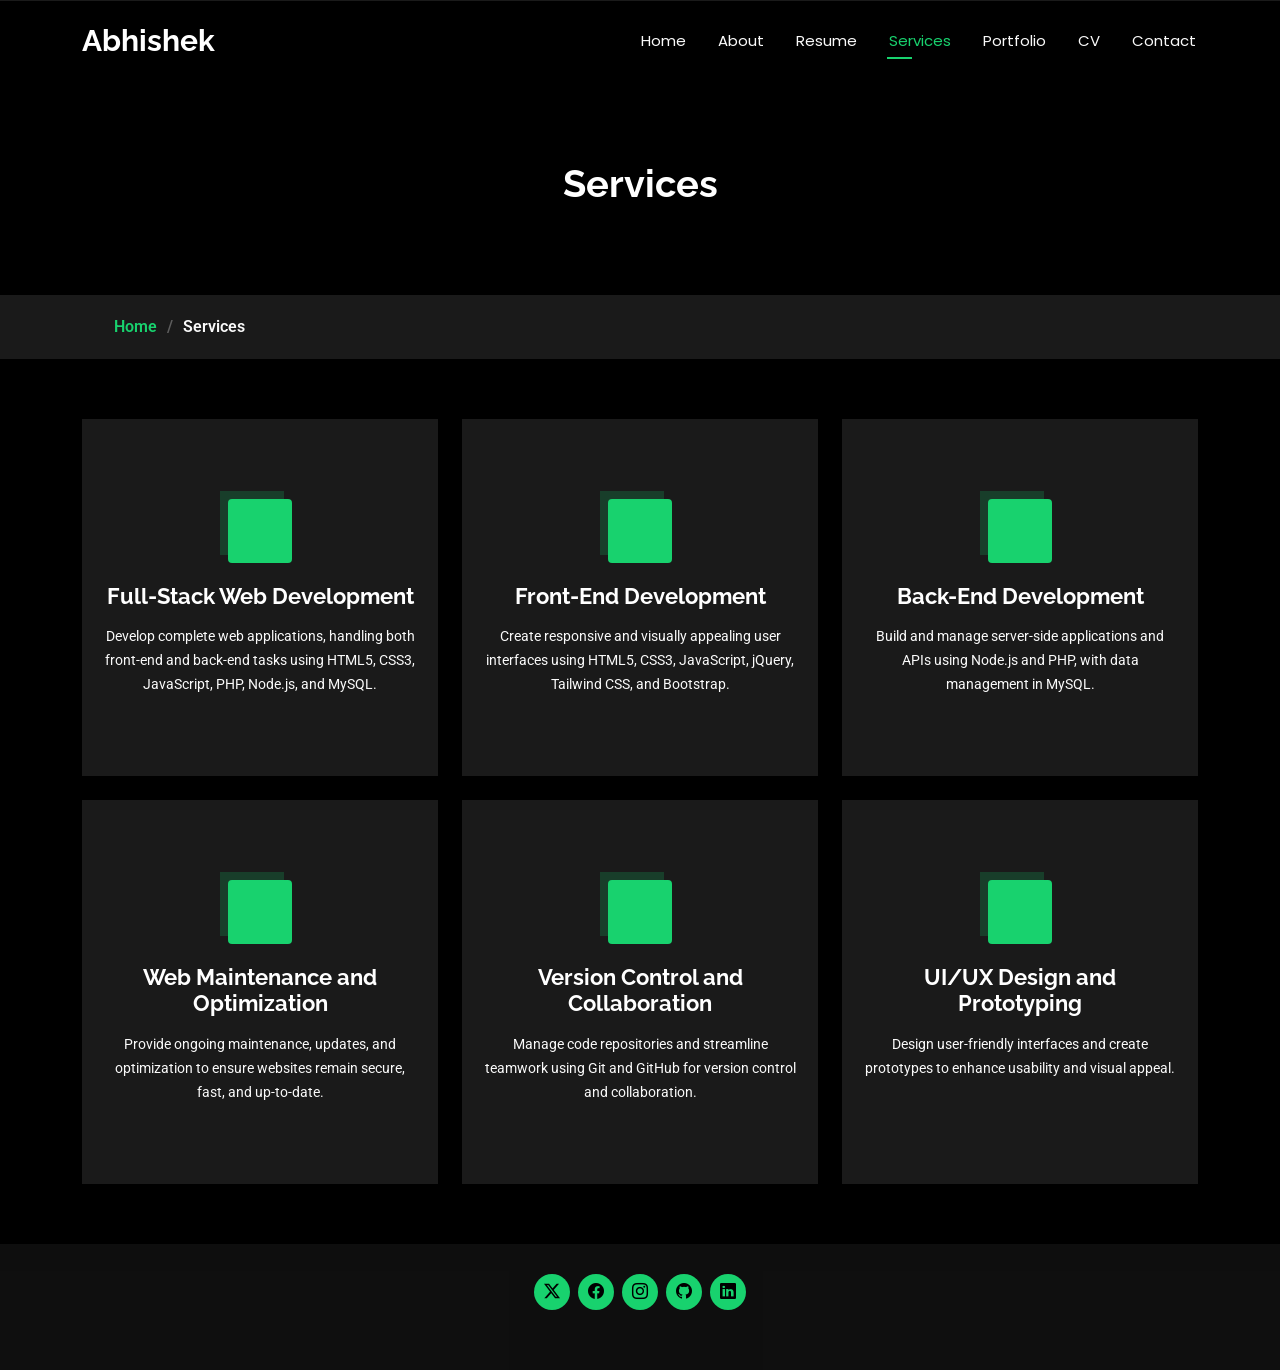
<file: services.html>
<!DOCTYPE html>
<html lang="en">

<head>
  <meta charset="utf-8">
  <meta content="width=device-width, initial-scale=1.0" name="viewport">
  <title>My Portfolio</title>
  <meta name="description" content="">
  <meta name="keywords" content="">

  <!-- Favicons -->
  <link href="assets/img/favicon.png" rel="icon">
  <link href="assets/img/apple-touch-icon.png" rel="apple-touch-icon">

  <!-- Fonts -->
  <link href="https://fonts.googleapis.com" rel="preconnect">
  <link href="https://fonts.gstatic.com" rel="preconnect" crossorigin>
  <link href="https://fonts.googleapis.com/css2?family=Roboto:ital,wght@0,100;0,300;0,400;0,500;0,700;0,900;1,100;1,300;1,400;1,500;1,700;1,900&family=Poppins:ital,wght@0,100;0,200;0,300;0,400;0,500;0,600;0,700;0,800;0,900;1,100;1,200;1,300;1,400;1,500;1,600;1,700;1,800;1,900&family=Raleway:ital,wght@0,100;0,200;0,300;0,400;0,500;0,600;0,700;0,800;0,900;1,100;1,200;1,300;1,400;1,500;1,600;1,700;1,800;1,900&display=swap" rel="stylesheet">

  <!-- Vendor CSS Files -->
  <link href="assets/vendor/bootstrap/css/bootstrap.min.css" rel="stylesheet">
  <link href="assets/vendor/bootstrap-icons/bootstrap-icons.css" rel="stylesheet">
  <link href="assets/vendor/aos/aos.css" rel="stylesheet">
  <link href="assets/vendor/swiper/swiper-bundle.min.css" rel="stylesheet">
  <link href="assets/vendor/glightbox/css/glightbox.min.css" rel="stylesheet">

  <!-- Main CSS File -->
  <link href="assets/css/main.css" rel="stylesheet">

</head>

<body class="services-page">

  <header id="header" class="header d-flex align-items-center fixed-top">
    <div class="container-fluid container-xl position-relative d-flex align-items-center justify-content-between">

      <a href="index.html" class="logo d-flex align-items-center">
        <!-- Uncomment the line below if you also wish to use an image logo -->
        <!-- <img src="assets/img/logo.png" alt=""> -->
        <h1 class="sitename">Abhishek</h1>
      </a>

      <nav id="navmenu" class="navmenu">
        <ul>
          <li><a href="index.html" >Home</a></li>
          <li><a href="about.html">About</a></li>
          <li><a href="resume.html">Resume</a></li>
          <li><a href="services.html" class="active">Services</a></li>
          <li><a href="portfolio.html">Portfolio</a></li>
          <li><a href="cv.pdf">CV</a></li>
          <li><a href="contact.html">Contact</a></li>
        </ul>
        <i class="mobile-nav-toggle d-xl-none bi bi-list"></i>
      </nav>

    </div>
  </header>

  <main class="main">

    <!-- Page Title -->
    <div class="page-title" data-aos="fade">
      <div class="heading">
        <div class="container">
          <div class="row d-flex justify-content-center text-center">
            <div class="col-lg-8">
              <h1>Services</h1>
            </div>
          </div>
        </div>
      </div>
      <nav class="breadcrumbs">
        <div class="container">
          <ol>
            <li><a href="index.html">Home</a></li>
            <li class="current">Services</li>
          </ol>
        </div>
      </nav>
    </div><!-- End Page Title -->

    <!-- Services Section -->
    <section id="services" class="services section">

      <div class="container">

        <div class="row gy-4">

          <div class="col-lg-4 col-md-6" data-aos="fade-up" data-aos-delay="100">
            <div class="service-item  position-relative">
              <div class="icon">
                <i class="bi bi-activity"></i>
              </div>
                <h3>Full-Stack Web Development</h3>
              </a>
              <p>Develop complete web applications, handling both front-end and back-end tasks using HTML5, CSS3, JavaScript, PHP, Node.js, and MySQL.</p>
            </div>
          </div><!-- End Service Item -->

          <div class="col-lg-4 col-md-6" data-aos="fade-up" data-aos-delay="200">
            <div class="service-item position-relative">
              <div class="icon">
                <i class="bi bi-broadcast"></i>
              </div>
                <h3>Front-End Development</h3>
              </a>
              <p>Create responsive and visually appealing user interfaces using HTML5, CSS3, JavaScript, jQuery, Tailwind CSS, and Bootstrap.</p>
            </div>
          </div><!-- End Service Item -->

          <div class="col-lg-4 col-md-6" data-aos="fade-up" data-aos-delay="300">
            <div class="service-item position-relative">
              <div class="icon">
                <i class="bi bi-easel"></i>
              </div>
                <h3>Back-End Development</h3>
              </a>
              <p>Build and manage server-side applications and APIs using Node.js and PHP, with data management in MySQL.</p>
            </div>
          </div><!-- End Service Item -->

          <div class="col-lg-4 col-md-6" data-aos="fade-up" data-aos-delay="400">
            <div class="service-item position-relative">
              <div class="icon">
                <i class="bi bi-bounding-box-circles"></i>
              </div>
                <h3>Web Maintenance and Optimization</h3>
              </a>
              <p>Provide ongoing maintenance, updates, and optimization to ensure websites remain secure, fast, and up-to-date.</p>
            </div>
          </div><!-- End Service Item -->

          <div class="col-lg-4 col-md-6" data-aos="fade-up" data-aos-delay="500">
            <div class="service-item position-relative">
              <div class="icon">
                <i class="bi bi-calendar4-week"></i>
              </div>
                <h3>Version Control and Collaboration</h3>
              </a>
              <p>Manage code repositories and streamline teamwork using Git and GitHub for version control and collaboration.</p>
            </div>
          </div><!-- End Service Item -->

          <div class="col-lg-4 col-md-6" data-aos="fade-up" data-aos-delay="600">
            <div class="service-item position-relative">
              <div class="icon">
                <i class="bi bi-chat-square-text"></i>
              </div>
                <h3>UI/UX Design and Prototyping</h3>
              </a>
              <p>Design user-friendly interfaces and create prototypes to enhance usability and visual appeal.</p>
            </div>
          </div><!-- End Service Item -->

        </div>

      </div>

    </section><!-- /Services Section -->

  </main>

  <footer id="footer" class="footer dark-background">
    <div class="container">
      <div class="social-links d-flex justify-content-center">
        <a href="https://x.com/idid__911"><i class="bi bi-twitter-x"></i></a>
        <a href="https://www.facebook.com/profile.php?id=100042200569487"><i class="bi bi-facebook"></i></a>
        <a href="https://www.instagram.com/idid_._911/"><i class="bi bi-instagram"></i></a>
        <a href="https://github.com/Abhishek9589"><i class="bi bi-github"></i></a>
        <a href="https://www.linkedin.com/in/abhishekkushwaha9589"><i class="bi bi-linkedin"></i></a>
      </div>
    </div>
  </footer>

  <!-- Scroll Top -->
  <a href="#" id="scroll-top" class="scroll-top d-flex align-items-center justify-content-center"><i class="bi bi-arrow-up-short"></i></a>

  <!-- Preloader -->
  <div id="preloader"></div>

  <!-- Vendor JS Files -->
  <script src="assets/vendor/bootstrap/js/bootstrap.bundle.min.js"></script>
  <script src="assets/vendor/php-email-form/validate.js"></script>
  <script src="assets/vendor/aos/aos.js"></script>
  <script src="assets/vendor/typed.js/typed.umd.js"></script>
  <script src="assets/vendor/purecounter/purecounter_vanilla.js"></script>
  <script src="assets/vendor/waypoints/noframework.waypoints.js"></script>
  <script src="assets/vendor/swiper/swiper-bundle.min.js"></script>
  <script src="assets/vendor/glightbox/js/glightbox.min.js"></script>
  <script src="assets/vendor/imagesloaded/imagesloaded.pkgd.min.js"></script>
  <script src="assets/vendor/isotope-layout/isotope.pkgd.min.js"></script>

  <!-- Main JS File -->
  <script src="assets/js/main.js"></script>

</body>

</html>
</file>
<file: assets/css/main.css>
/**
* Template Name: Personal
* Template URL: https://bootstrapmade.com/personal-free-resume-bootstrap-template/
* Updated: Aug 07 2024 with Bootstrap v5.3.3
* Author: BootstrapMade.com
* License: https://bootstrapmade.com/license/
*/

/*--------------------------------------------------------------
# Font & Color Variables
# Help: https://bootstrapmade.com/color-system/
--------------------------------------------------------------*/
/* Fonts */
:root {
  --default-font: "Roboto",  system-ui, -apple-system, "Segoe UI", Roboto, "Helvetica Neue", Arial, "Noto Sans", "Liberation Sans", sans-serif, "Apple Color Emoji", "Segoe UI Emoji", "Segoe UI Symbol", "Noto Color Emoji";
  --heading-font: "Raleway",  sans-serif;
  --nav-font: "Poppins",  sans-serif;
}

/* Global Colors - The following color variables are used throughout the website. Updating them here will change the color scheme of the entire website */
:root { 
  --background-color: #000000; /* Background color for the entire website, including individual sections */
  --default-color: #fafafa; /* Default color used for the majority of the text content across the entire website */
  --heading-color: #ffffff; /* Color for headings, subheadings and title throughout the website */
  --accent-color: #18d26e; /* Accent color that represents your brand on the website. It's used for buttons, links, and other elements that need to stand out */
  --surface-color: #1a1a1a; /* The surface color is used as a background of boxed elements within sections, such as cards, icon boxes, or other elements that require a visual separation from the global background. */
  --contrast-color: #000000; /* Contrast color for text, ensuring readability against backgrounds of accent, heading, or default colors. */
}

/* Nav Menu Colors - The following color variables are used specifically for the navigation menu. They are separate from the global colors to allow for more customization options */
:root {
  --nav-color: #fafafa;  /* The default color of the main navmenu links */
  --nav-hover-color: #18d26e; /* Applied to main navmenu links when they are hovered over or active */
  --nav-mobile-background-color: #1a1a1a; /* Used as the background color for mobile navigation menu */
  --nav-dropdown-background-color: #1a1a1a; /* Used as the background color for dropdown items that appear when hovering over primary navigation items */
  --nav-dropdown-color: #fafafa; /* Used for navigation links of the dropdown items in the navigation menu. */
  --nav-dropdown-hover-color: #18d26e; /* Similar to --nav-hover-color, this color is applied to dropdown navigation links when they are hovered over. */
}

/* Color Presets - These classes override global colors when applied to any section or element, providing reuse of the sam color scheme. */

.light-background {
  --background-color: #1a1a1a;
  --surface-color: #343434;
}

.dark-background {
  --background-color: rgba(15, 15, 15, 0.975);
  --default-color: #ffffff;
  --heading-color: #ffffff;
  --surface-color: #292929f9;
  --contrast-color: #000000;
}

/* Smooth scroll */
:root {
  scroll-behavior: smooth;
}

/*--------------------------------------------------------------
# General Styling & Shared Classes
--------------------------------------------------------------*/
body {
  color: var(--default-color);
  background-color: var(--background-color);
  font-family: var(--default-font);
}

a {
  color: var(--accent-color);
  text-decoration: none;
  transition: 0.3s;
}

a:hover {
  color: color-mix(in srgb, var(--accent-color), transparent 25%);
  text-decoration: none;
}

h1,
h2,
h3,
h4,
h5,
h6 {
  color: var(--heading-color);
  font-family: var(--heading-font);
}

/* PHP Email Form Messages
------------------------------*/
.php-email-form .error-message {
  display: none;
  background: #df1529;
  color: #ffffff;
  text-align: left;
  padding: 15px;
  margin-bottom: 24px;
  font-weight: 600;
}

.php-email-form .sent-message {
  display: none;
  color: #ffffff;
  background: #059652;
  text-align: center;
  padding: 15px;
  margin-bottom: 24px;
  font-weight: 600;
}

.php-email-form .loading {
  display: none;
  background: var(--surface-color);
  text-align: center;
  padding: 15px;
  margin-bottom: 24px;
}

.php-email-form .loading:before {
  content: "";
  display: inline-block;
  border-radius: 50%;
  width: 24px;
  height: 24px;
  margin: 0 10px -6px 0;
  border: 3px solid var(--accent-color);
  border-top-color: var(--surface-color);
  animation: php-email-form-loading 1s linear infinite;
}

@keyframes php-email-form-loading {
  0% {
    transform: rotate(0deg);
  }

  100% {
    transform: rotate(360deg);
  }
}

/*--------------------------------------------------------------
# Global Header
--------------------------------------------------------------*/
.header {
  --background-color: rgba(0, 0, 0, 0);
  color: var(--default-color);
  background-color: var(--background-color);
  padding: 15px 0;
  transition: all 0.5s;
  z-index: 997;
}

.header .logo {
  line-height: 1;
}

.header .logo img {
  max-height: 32px;
  margin-right: 8px;
}

.header .logo h1 {
  font-size: 30px;
  margin: 0;
  font-weight: 700;
  color: var(--heading-color);
}

.scrolled .header {
  box-shadow: 0px 0 18px rgba(0, 0, 0, 0.1);
}

/* Global Header on Scroll
------------------------------*/
.scrolled .header {
  --background-color: rgba(0, 0, 0, 0.8);
}

/*--------------------------------------------------------------
# Navigation Menu
--------------------------------------------------------------*/
/* Desktop Navigation */
@media (min-width: 1200px) {
  .navmenu {
    padding: 0;
  }

  .navmenu ul {
    margin: 0;
    padding: 0;
    display: flex;
    list-style: none;
    align-items: center;
  }

  .navmenu li {
    position: relative;
  }

  .navmenu>ul>li {
    white-space: nowrap;
    padding: 15px 14px;
  }

  .navmenu>ul>li:last-child {
    padding-right: 0;
  }

  .navmenu a,
  .navmenu a:focus {
    color: var(--nav-color);
    font-size: 15px;
    padding: 0 2px;
    font-family: var(--nav-font);
    font-weight: 400;
    display: flex;
    align-items: center;
    justify-content: space-between;
    white-space: nowrap;
    transition: 0.3s;
    position: relative;
  }

  .navmenu a i,
  .navmenu a:focus i {
    font-size: 12px;
    line-height: 0;
    margin-left: 5px;
    transition: 0.3s;
  }

  .navmenu>ul>li>a:before {
    content: "";
    position: absolute;
    height: 2px;
    bottom: -6px;
    left: 0;
    background-color: var(--nav-hover-color);
    visibility: hidden;
    width: 0px;
    transition: all 0.3s ease-in-out 0s;
  }

  .navmenu a:hover:before,
  .navmenu li:hover>a:before,
  .navmenu .active:before {
    visibility: visible;
    width: 25px;
  }

  .navmenu li:hover>a,
  .navmenu .active,
  .navmenu .active:focus {
    color: var(--nav-hover-color);
  }

  .navmenu .dropdown ul {
    margin: 0;
    padding: 10px 0;
    background: var(--nav-dropdown-background-color);
    display: block;
    position: absolute;
    visibility: hidden;
    left: 14px;
    top: 130%;
    opacity: 0;
    transition: 0.3s;
    border-radius: 4px;
    z-index: 99;
    box-shadow: 0px 0px 30px rgba(0, 0, 0, 0.1);
  }

  .navmenu .dropdown ul li {
    min-width: 200px;
  }

  .navmenu .dropdown ul a {
    padding: 10px 20px;
    font-size: 15px;
    text-transform: none;
    color: var(--nav-dropdown-color);
  }

  .navmenu .dropdown ul a i {
    font-size: 12px;
  }

  .navmenu .dropdown ul a:hover,
  .navmenu .dropdown ul .active:hover,
  .navmenu .dropdown ul li:hover>a {
    color: var(--nav-dropdown-hover-color);
  }

  .navmenu .dropdown:hover>ul {
    opacity: 1;
    top: 100%;
    visibility: visible;
  }

  .navmenu .dropdown .dropdown ul {
    top: 0;
    left: -90%;
    visibility: hidden;
  }

  .navmenu .dropdown .dropdown:hover>ul {
    opacity: 1;
    top: 0;
    left: -100%;
    visibility: visible;
  }
}

/* Mobile Navigation */
@media (max-width: 1199px) {
  .mobile-nav-toggle {
    color: var(--nav-color);
    font-size: 28px;
    line-height: 0;
    margin-right: 10px;
    cursor: pointer;
    transition: color 0.3s;
  }

  .navmenu {
    padding: 0;
    z-index: 9997;
  }

  .navmenu ul {
    display: none;
    list-style: none;
    position: absolute;
    inset: 60px 20px 20px 20px;
    padding: 10px 0;
    margin: 0;
    border-radius: 6px;
    background-color: var(--nav-mobile-background-color);
    border: 1px solid color-mix(in srgb, var(--default-color), transparent 90%);
    box-shadow: none;
    overflow-y: auto;
    transition: 0.3s;
    z-index: 9998;
  }

  .navmenu a,
  .navmenu a:focus {
    color: var(--nav-dropdown-color);
    padding: 10px 20px;
    font-family: var(--nav-font);
    font-size: 17px;
    font-weight: 500;
    display: flex;
    align-items: center;
    justify-content: space-between;
    white-space: nowrap;
    transition: 0.3s;
  }

  .navmenu a i,
  .navmenu a:focus i {
    font-size: 12px;
    line-height: 0;
    margin-left: 5px;
    width: 30px;
    height: 30px;
    display: flex;
    align-items: center;
    justify-content: center;
    border-radius: 50%;
    transition: 0.3s;
    background-color: color-mix(in srgb, var(--accent-color), transparent 90%);
  }

  .navmenu a i:hover,
  .navmenu a:focus i:hover {
    background-color: var(--accent-color);
    color: var(--contrast-color);
  }

  .navmenu a:hover,
  .navmenu .active,
  .navmenu .active:focus {
    color: var(--nav-dropdown-hover-color);
  }

  .navmenu .active i,
  .navmenu .active:focus i {
    background-color: var(--accent-color);
    color: var(--contrast-color);
    transform: rotate(180deg);
  }

  .navmenu .dropdown ul {
    position: static;
    display: none;
    z-index: 99;
    padding: 10px 0;
    margin: 10px 20px;
    background-color: var(--nav-dropdown-background-color);
    transition: all 0.5s ease-in-out;
  }

  .navmenu .dropdown ul ul {
    background-color: rgba(33, 37, 41, 0.1);
  }

  .navmenu .dropdown>.dropdown-active {
    display: block;
    background-color: rgba(33, 37, 41, 0.03);
  }

  .mobile-nav-active {
    overflow: hidden;
  }

  .mobile-nav-active .mobile-nav-toggle {
    color: #fff;
    position: absolute;
    font-size: 32px;
    top: 15px;
    right: 15px;
    margin-right: 0;
    z-index: 9999;
  }

  .mobile-nav-active .navmenu {
    position: fixed;
    overflow: hidden;
    inset: 0;
    background: rgba(33, 37, 41, 0.8);
    transition: 0.3s;
  }

  .mobile-nav-active .navmenu>ul {
    display: block;
  }
}

/*--------------------------------------------------------------
# Global Footer
--------------------------------------------------------------*/
.footer {
  color: var(--default-color);
  background-color: var(--background-color);
  font-size: 14px;
  text-align: center;
  padding: 30px 0;
  position: relative;
}

.footer h3 {
  font-size: 36px;
  font-weight: 700;
  position: relative;
  padding: 0;
  margin: 0 0 15px 0;
}

.footer p {
  font-size: 15;
  font-style: italic;
  padding: 0;
  margin: 0 0 30px 0;
}

.footer .social-links {
  margin: 0 0 30px 0;
}

.footer .social-links a {
  font-size: 16px;
  display: flex;
  align-items: center;
  justify-content: center;
  background: var(--accent-color);
  color: var(--contrast-color);
  line-height: 1;
  margin: 0 4px;
  border-radius: 50%;
  text-align: center;
  width: 36px;
  height: 36px;
  transition: 0.3s;
}

.footer .social-links a:hover {
  background: color-mix(in srgb, var(--accent-color), transparent 20%);
  text-decoration: none;
}

.footer .copyright {
  padding-top: 25px;
  border-top: 1px solid color-mix(in srgb, var(--default-color), transparent 90%);
}

.footer .credits {
  font-size: 13px;
  padding-top: 5px;
}

/*--------------------------------------------------------------
# Preloader
--------------------------------------------------------------*/
#preloader {
  position: fixed;
  inset: 0;
  z-index: 999999;
  overflow: hidden;
  background: var(--background-color);
  transition: all 0.6s ease-out;
}

#preloader:before {
  content: "";
  position: fixed;
  top: calc(50% - 30px);
  left: calc(50% - 30px);
  border: 6px solid #ffffff;
  border-color: var(--accent-color) transparent var(--accent-color) transparent;
  border-radius: 50%;
  width: 60px;
  height: 60px;
  animation: animate-preloader 1.5s linear infinite;
}

@keyframes animate-preloader {
  0% {
    transform: rotate(0deg);
  }

  100% {
    transform: rotate(360deg);
  }
}

/*--------------------------------------------------------------
# Scroll Top Button
--------------------------------------------------------------*/
.scroll-top {
  position: fixed;
  visibility: hidden;
  opacity: 0;
  right: 15px;
  bottom: -15px;
  z-index: 99999;
  background-color: var(--accent-color);
  width: 44px;
  height: 44px;
  border-radius: 50px;
  transition: all 0.4s;
}

.scroll-top i {
  font-size: 24px;
  color: var(--contrast-color);
  line-height: 0;
}

.scroll-top:hover {
  background-color: color-mix(in srgb, var(--accent-color), transparent 20%);
  color: var(--contrast-color);
}

.scroll-top.active {
  visibility: visible;
  opacity: 1;
  bottom: 15px;
}

/*--------------------------------------------------------------
# Disable aos animation delay on mobile devices
--------------------------------------------------------------*/
@media screen and (max-width: 768px) {
  [data-aos-delay] {
    transition-delay: 0 !important;
  }
}

/*--------------------------------------------------------------
# Global Page Titles & Breadcrumbs
--------------------------------------------------------------*/
.page-title {
  color: var(--default-color);
  background-color: var(--background-color);
  position: relative;
}

.page-title .heading {
  padding: 160px 0 80px 0;
  border-top: 1px solid color-mix(in srgb, var(--default-color), transparent 90%);
}

.page-title .heading h1 {
  font-size: 38px;
  font-weight: 700;
}

.page-title nav {
  background-color: color-mix(in srgb, var(--default-color), transparent 90%);
  padding: 20px 0;
}

.page-title nav ol {
  display: flex;
  flex-wrap: wrap;
  list-style: none;
  margin: 0;
  font-size: 16px;
  font-weight: 600;
}

.page-title nav ol li+li {
  padding-left: 10px;
}

.page-title nav ol li+li::before {
  content: "/";
  display: inline-block;
  padding-right: 10px;
  color: color-mix(in srgb, var(--default-color), transparent 70%);
}

/*--------------------------------------------------------------
# Global Sections
--------------------------------------------------------------*/
section,
.section {
  color: var(--default-color);
  background-color: var(--background-color);
  padding: 60px 0;
  scroll-margin-top: 100px;
  overflow: clip;
}

@media (max-width: 1199px) {

  section,
  .section {
    scroll-margin-top: 66px;
  }
}

/*--------------------------------------------------------------
# Global Section Titles
--------------------------------------------------------------*/
.section-title {
  padding-bottom: 60px;
  position: relative;
}

.section-title h2 {
  font-size: 14px;
  font-weight: 500;
  padding: 0;
  line-height: 1px;
  margin: 0;
  letter-spacing: 1.5px;
  text-transform: uppercase;
  color: color-mix(in srgb, var(--default-color), transparent 50%);
  position: relative;
}

.section-title h2::after {
  content: "";
  width: 120px;
  height: 1px;
  display: inline-block;
  background: var(--accent-color);
  margin: 4px 10px;
}

.section-title div {
  color: var(--heading-color);
  margin: 0;
  margin: 0;
  font-size: 28px;
  font-weight: 700;
  text-transform: uppercase;
  font-family: var(--heading-font);
}

/*--------------------------------------------------------------
# Hero Section
--------------------------------------------------------------*/
.hero {
  width: 100%;
  min-height: 100vh;
  position: relative;
  padding: 80px 0;
  display: flex;
  align-items: center;
  justify-content: center;
}

.hero img {
  position: absolute;
  inset: 0;
  display: block;
  width: 100%;
  height: 100%;
  object-fit: cover;
  z-index: 1;
}

.hero .container {
  position: relative;
  z-index: 3;
}

.hero h2 {
  margin: 0;
  font-size: 64px;
  font-weight: 700;
}

.hero p {
  margin: 5px 0 0 0;
  font-size: 26px;
}

.hero p span {
  letter-spacing: 1px;
  border-bottom: 2px solid var(--accent-color);
}

.hero .social-links {
  margin-top: 25px;
}

.hero .social-links a {
  background-color: color-mix(in srgb, var(--default-color), transparent 90%);
  color: var(--default-color);
  font-size: 14px;
  width: 40px;
  height: 40px;
  border-radius: 50px;
  display: inline-flex;
  align-items: center;
  justify-content: center;
  margin-right: 20px;
  transition: 0.3s;
}

.hero .social-links a:hover {
  background-color: var(--accent-color);
}

@media (max-width: 768px) {
  .hero h2 {
    font-size: 32px;
  }

  .hero p {
    font-size: 20px;
  }
}

/*--------------------------------------------------------------
# About Section
--------------------------------------------------------------*/
.about .content h2 {
  font-weight: 700;
  font-size: 24px;
}

.about .content ul {
  list-style: none;
  padding: 0;
}

.about .content ul li {
  margin-bottom: 20px;
  display: flex;
  align-items: center;
}

.about .content ul strong {
  margin-right: 10px;
}

.about .content ul i {
  font-size: 16px;
  margin-right: 5px;
  color: var(--accent-color);
  line-height: 0;
}

/*--------------------------------------------------------------
# Stats Section
--------------------------------------------------------------*/
.stats i {
  background-color: var(--surface-color);
  color: var(--accent-color);
  box-shadow: 0px 2px 25px rgba(0, 0, 0, 0.1);
  width: 54px;
  height: 54px;
  font-size: 24px;
  border-radius: 50px;
  border: 2px solid var(--background-color);
  display: inline-flex;
  align-items: center;
  justify-content: center;
  position: relative;
  z-index: 1;
}

.stats .stats-item {
  background-color: var(--surface-color);
  margin-top: -27px;
  padding: 30px 30px 25px 30px;
  width: 100%;
  position: relative;
  text-align: center;
  box-shadow: 0px 2px 35px rgba(0, 0, 0, 0.1);
  border-radius: 4px;
  z-index: 0;
}

.stats .stats-item span {
  font-size: 36px;
  display: block;
  font-weight: 700;
  color: color-mix(in srgb, var(--default-color), transparent 20%);
}

.stats .stats-item p {
  padding: 0;
  margin: 0;
  font-family: var(--heading-font);
  font-size: 16px;
}

/*--------------------------------------------------------------
# Skills Section
--------------------------------------------------------------*/
.skills .progress {
  height: 60px;
  display: block;
  background: none;
  border-radius: 0;
}

.skills .progress .skill {
  color: var(--heading-color);
  padding: 0;
  margin: 0 0 6px 0;
  text-transform: uppercase;
  display: block;
  font-weight: 600;
  font-family: var(--heading-font);
}

.skills .progress .skill .val {
  float: right;
  font-style: normal;
}

.skills .progress-bar-wrap {
  background: color-mix(in srgb, var(--default-color), transparent 90%);
  height: 10px;
}

.skills .progress-bar {
  width: 1px;
  height: 10px;
  transition: 0.9s;
  background-color: var(--accent-color);
}

/*--------------------------------------------------------------
# Interests Section
--------------------------------------------------------------*/
.interests .features-item {
  background-color: var(--surface-color);
  display: flex;
  align-items: center;
  padding: 20px;
  transition: 0.3s;
  border: 1px solid color-mix(in srgb, var(--default-color), transparent 90%);
  position: relative;
}

.interests .features-item i {
  font-size: 32px;
  padding-right: 10px;
  line-height: 0;
}

.interests .features-item h3 {
  font-weight: 700;
  margin: 0;
  padding: 0;
  line-height: 1;
  font-size: 16px;
}

.interests .features-item h3 a {
  color: var(--heading-color);
  transition: 0.3s;
}

.interests .features-item:hover {
  border-color: var(--accent-color);
}

.interests .features-item:hover h3 a {
  color: var(--accent-color);
}

/*--------------------------------------------------------------
# Testimonials Section
--------------------------------------------------------------*/
.testimonials .testimonials-carousel,
.testimonials .testimonials-slider {
  overflow: hidden;
}

.testimonials .testimonial-item {
  box-sizing: content-box;
  min-height: 320px;
}

.testimonials .testimonial-item .testimonial-img {
  width: 90px;
  border-radius: 50%;
  margin: -40px 0 0 40px;
  position: relative;
  z-index: 2;
  border: 6px solid var(--background-color);
}

.testimonials .testimonial-item h3 {
  font-size: 18px;
  font-weight: bold;
  margin: 10px 0 5px 45px;
}

.testimonials .testimonial-item h4 {
  font-size: 14px;
  color: color-mix(in srgb, var(--default-color), transparent 20%);
  margin: 0 0 0 45px;
}

.testimonials .testimonial-item .quote-icon-left,
.testimonials .testimonial-item .quote-icon-right {
  color: color-mix(in srgb, var(--accent-color), transparent 50%);
  font-size: 26px;
  line-height: 0;
}

.testimonials .testimonial-item .quote-icon-left {
  display: inline-block;
  left: -5px;
  position: relative;
}

.testimonials .testimonial-item .quote-icon-right {
  display: inline-block;
  right: -5px;
  position: relative;
  top: 10px;
  transform: scale(-1, -1);
}

.testimonials .testimonial-item p {
  font-style: italic;
  margin: 0 15px 0 15px;
  padding: 20px 20px 60px 20px;
  background: var(--surface-color);
  border-radius: 6px;
  position: relative;
  z-index: 1;
}

.testimonials .swiper-wrapper {
  height: auto;
}

.testimonials .swiper-pagination {
  margin-top: 20px;
  position: relative;
}

.testimonials .swiper-pagination .swiper-pagination-bullet {
  width: 12px;
  height: 12px;
  background-color: var(--background-color);
  opacity: 1;
  border: 1px solid var(--accent-color);
}

.testimonials .swiper-pagination .swiper-pagination-bullet-active {
  background-color: var(--accent-color);
}

/*--------------------------------------------------------------
# Resume Section
--------------------------------------------------------------*/
.resume .resume-title {
  color: var(--heading-color);
  font-size: 26px;
  font-weight: 700;
  margin-top: 20px;
  margin-bottom: 20px;
}

.resume .resume-item {
  padding: 0 0 20px 20px;
  margin-top: -2px;
  border-left: 2px solid var(--accent-color);
  position: relative;
}

.resume .resume-item h4 {
  line-height: 18px;
  font-size: 18px;
  font-weight: 600;
  text-transform: uppercase;
  color: color-mix(in srgb, var(--default-color), transparent 20%);
  margin-bottom: 10px;
}

.resume .resume-item h5 {
  font-size: 16px;
  padding: 5px 15px;
  display: inline-block;
  font-weight: 600;
  margin-bottom: 10px;
}

.resume .resume-item ul {
  padding-left: 20px;
}

.resume .resume-item ul li {
  padding-bottom: 10px;
}

.resume .resume-item:last-child {
  padding-bottom: 0;
}

.resume .resume-item::before {
  content: "";
  position: absolute;
  width: 16px;
  height: 16px;
  border-radius: 50px;
  left: -9px;
  top: 0;
  background: var(--background-color);
  border: 2px solid var(--accent-color);
}

/*--------------------------------------------------------------
# Services Section
--------------------------------------------------------------*/
.services .service-item {
  background-color: var(--surface-color);
  text-align: center;
  padding: 80px 20px;
  transition: all ease-in-out 0.3s;
  height: 100%;
}

.services .service-item .icon {
  margin: 0 auto;
  width: 64px;
  height: 64px;
  background: var(--accent-color);
  border-radius: 4px;
  display: flex;
  align-items: center;
  justify-content: center;
  margin-bottom: 20px;
  transition: 0.3s;
  transform-style: preserve-3d;
}

.services .service-item .icon i {
  color: var(--contrast-color);
  font-size: 28px;
  transition: ease-in-out 0.3s;
}

.services .service-item .icon::before {
  position: absolute;
  content: "";
  left: -8px;
  top: -8px;
  height: 100%;
  width: 100%;
  background: color-mix(in srgb, var(--accent-color), transparent 80%);
  border-radius: 5px;
  transition: all 0.3s ease-out 0s;
  transform: translateZ(-1px);
}

.services .service-item h3 {
  font-weight: 700;
  margin: 10px 0 15px 0;
  font-size: 22px;
}

.services .service-item p {
  line-height: 24px;
  font-size: 14px;
  margin-bottom: 0;
}

.services .service-item:hover {
  background: var(--accent-color);
  border-color: var(--accent-color);
}

.services .service-item:hover .icon {
  background: var(--surface-color);
}

.services .service-item:hover .icon i {
  color: var(--accent-color);
}

.services .service-item:hover .icon::before {
  background: color-mix(in srgb, var(--background-color), transparent 70%);
}

.services .service-item:hover h3,
.services .service-item:hover p {
  color: var(--contrast-color);
}

/*--------------------------------------------------------------
# Service Details Section
--------------------------------------------------------------*/
.service-details .services-list {
  background-color: var(--surface-color);
  padding: 10px 30px;
  border: 1px solid color-mix(in srgb, var(--default-color), transparent 90%);
  margin-bottom: 20px;
}

.service-details .services-list a {
  display: block;
  line-height: 1;
  padding: 8px 0 8px 15px;
  border-left: 3px solid color-mix(in srgb, var(--default-color), transparent 70%);
  margin: 20px 0;
  color: color-mix(in srgb, var(--default-color), transparent 20%);
  transition: 0.3s;
}

.service-details .services-list a.active {
  color: var(--heading-color);
  font-weight: 700;
  border-color: var(--accent-color);
}

.service-details .services-list a:hover {
  border-color: var(--accent-color);
}

.service-details .services-img {
  margin-bottom: 20px;
}

.service-details h3 {
  font-size: 26px;
  font-weight: 700;
}

.service-details h4 {
  font-size: 20px;
  font-weight: 700;
}

.service-details p {
  font-size: 15px;
}

.service-details ul {
  list-style: none;
  padding: 0;
  font-size: 15px;
}

.service-details ul li {
  padding: 5px 0;
  display: flex;
  align-items: center;
}

.service-details ul i {
  font-size: 20px;
  margin-right: 8px;
  color: var(--accent-color);
}

/*--------------------------------------------------------------
# Portfolio Section
--------------------------------------------------------------*/
.portfolio .portfolio-filters {
  padding: 0;
  margin: 0 auto 20px auto;
  list-style: none;
  text-align: center;
}

.portfolio .portfolio-filters li {
  cursor: pointer;
  display: inline-block;
  padding: 0;
  font-size: 18px;
  font-weight: 500;
  margin: 0 10px;
  line-height: 1;
  margin-bottom: 5px;
  transition: all 0.3s ease-in-out;
}

.portfolio .portfolio-filters li:hover,
.portfolio .portfolio-filters li.filter-active {
  color: var(--accent-color);
}

.portfolio .portfolio-filters li:first-child {
  margin-left: 0;
}

.portfolio .portfolio-filters li:last-child {
  margin-right: 0;
}

@media (max-width: 575px) {
  .portfolio .portfolio-filters li {
    font-size: 14px;
    margin: 0 5px;
  }
}

.portfolio .portfolio-content {
  position: relative;
  overflow: hidden;
}

.portfolio .portfolio-content img {
  transition: 0.3s;
}

.portfolio .portfolio-content .portfolio-info {
  opacity: 0;
  position: absolute;
  inset: 0;
  z-index: 3;
  transition: all ease-in-out 0.3s;
  background: rgba(0, 0, 0, 0.6);
  padding: 15px;
}

.portfolio .portfolio-content .portfolio-info h4 {
  font-size: 14px;
  padding: 5px 10px;
  font-weight: 400;
  color: #ffffff;
  display: inline-block;
  background-color: var(--accent-color);
}

.portfolio .portfolio-content .portfolio-info p {
  position: absolute;
  bottom: 10px;
  text-align: center;
  display: inline-block;
  left: 0;
  right: 0;
  font-size: 16px;
  font-weight: 600;
  color: rgba(255, 255, 255, 0.8);
}

.portfolio .portfolio-content .portfolio-info .preview-link,
.portfolio .portfolio-content .portfolio-info .details-link {
  position: absolute;
  left: calc(50% - 40px);
  font-size: 26px;
  top: calc(50% - 14px);
  color: #fff;
  transition: 0.3s;
  line-height: 1.2;
}

.portfolio .portfolio-content .portfolio-info .preview-link:hover,
.portfolio .portfolio-content .portfolio-info .details-link:hover {
  color: var(--accent-color);
}

.portfolio .portfolio-content .portfolio-info .details-link {
  left: 50%;
  font-size: 34px;
  line-height: 0;
}

.portfolio .portfolio-content:hover .portfolio-info {
  opacity: 1;
}

.portfolio .portfolio-content:hover img {
  transform: scale(1.1);
}

/*--------------------------------------------------------------
# Portfolio Details Section
--------------------------------------------------------------*/
.portfolio-details .portfolio-details-slider img {
  width: 100%;
}

.portfolio-details .portfolio-details-slider .swiper-pagination {
  margin-top: 20px;
  position: relative;
}

.portfolio-details .portfolio-details-slider .swiper-pagination .swiper-pagination-bullet {
  width: 12px;
  height: 12px;
  background-color: color-mix(in srgb, var(--default-color), transparent 85%);
  opacity: 1;
}

.portfolio-details .portfolio-details-slider .swiper-pagination .swiper-pagination-bullet-active {
  background-color: var(--accent-color);
}

.portfolio-details .portfolio-info {
  background-color: var(--surface-color);
  padding: 30px;
  box-shadow: 0px 0 30px rgba(0, 0, 0, 0.1);
}

.portfolio-details .portfolio-info h3 {
  font-size: 22px;
  font-weight: 700;
  margin-bottom: 20px;
  padding-bottom: 20px;
  border-bottom: 1px solid color-mix(in srgb, var(--default-color), transparent 85%);
}

.portfolio-details .portfolio-info ul {
  list-style: none;
  padding: 0;
  font-size: 15px;
}

.portfolio-details .portfolio-info ul li+li {
  margin-top: 10px;
}

.portfolio-details .portfolio-description {
  padding-top: 30px;
}

.portfolio-details .portfolio-description h2 {
  font-size: 26px;
  font-weight: 700;
  margin-bottom: 20px;
}

.portfolio-details .portfolio-description p {
  padding: 0;
  color: color-mix(in srgb, var(--default-color), transparent 30%);
}

/*--------------------------------------------------------------
# Starter Section Section
--------------------------------------------------------------*/
.starter-section {
  /* Add your styles here */
}

/*--------------------------------------------------------------
# Contact Section
--------------------------------------------------------------*/
.contact .info-item {
  box-shadow: 0px 0px 20px rgba(0, 0, 0, 0.1);
  padding: 20px 30px;
}

.contact .info-item .icon {
  color: var(--contrast-color);
  background-color: var(--accent-color);
  width: 56px;
  height: 56px;
  font-size: 24px;
  display: flex;
  justify-content: center;
  align-items: center;
  transition: all 0.3s ease-in-out;
  border-radius: 50%;
  margin-right: 15px;
}

.contact .info-item h3 {
  font-size: 18px;
  font-weight: 700;
  margin: 0 0 2px 0;
}

.contact .info-item p {
  padding: 0;
  margin-bottom: 0;
  font-size: 14px;
}

.contact .info-item .social-links a {
  font-size: 24px;
  display: inline-block;
  line-height: 1;
  margin: 4px 6px 0 0;
  transition: 0.3s;
  color: color-mix(in srgb, var(--default-color), transparent 50%);
}

.contact .info-item .social-links a:hover {
  color: var(--accent-color);
}

.contact .php-email-form {
  box-shadow: 0px 0px 20px rgba(0, 0, 0, 0.1);
  padding: 30px;
  margin-top: 30px;
}

@media (max-width: 575px) {
  .contact .php-email-form {
    padding: 20px;
  }
}

.contact .php-email-form input[type=text],
.contact .php-email-form input[type=email],
.contact .php-email-form textarea {
  color: var(--default-color);
  background-color: color-mix(in srgb, var(--background-color), transparent 50%);
  border-color: color-mix(in srgb, var(--default-color), transparent 80%);
  font-size: 14px;
  padding: 10px 15px;
  box-shadow: none;
  border-radius: 0;
}

.contact .php-email-form input[type=text]:focus,
.contact .php-email-form input[type=email]:focus,
.contact .php-email-form textarea:focus {
  border-color: var(--accent-color);
}

.contact .php-email-form input[type=text]::placeholder,
.contact .php-email-form input[type=email]::placeholder,
.contact .php-email-form textarea::placeholder {
  color: color-mix(in srgb, var(--default-color), transparent 70%);
}

.contact .php-email-form button[type=submit] {
  color: var(--contrast-color);
  background: var(--accent-color);
  border: 0;
  padding: 10px 30px;
  transition: 0.4s;
  border-radius: 50px;
}

.contact .php-email-form button[type=submit]:hover {
  background: color-mix(in srgb, var(--accent-color), transparent 20%);
}
</file>
